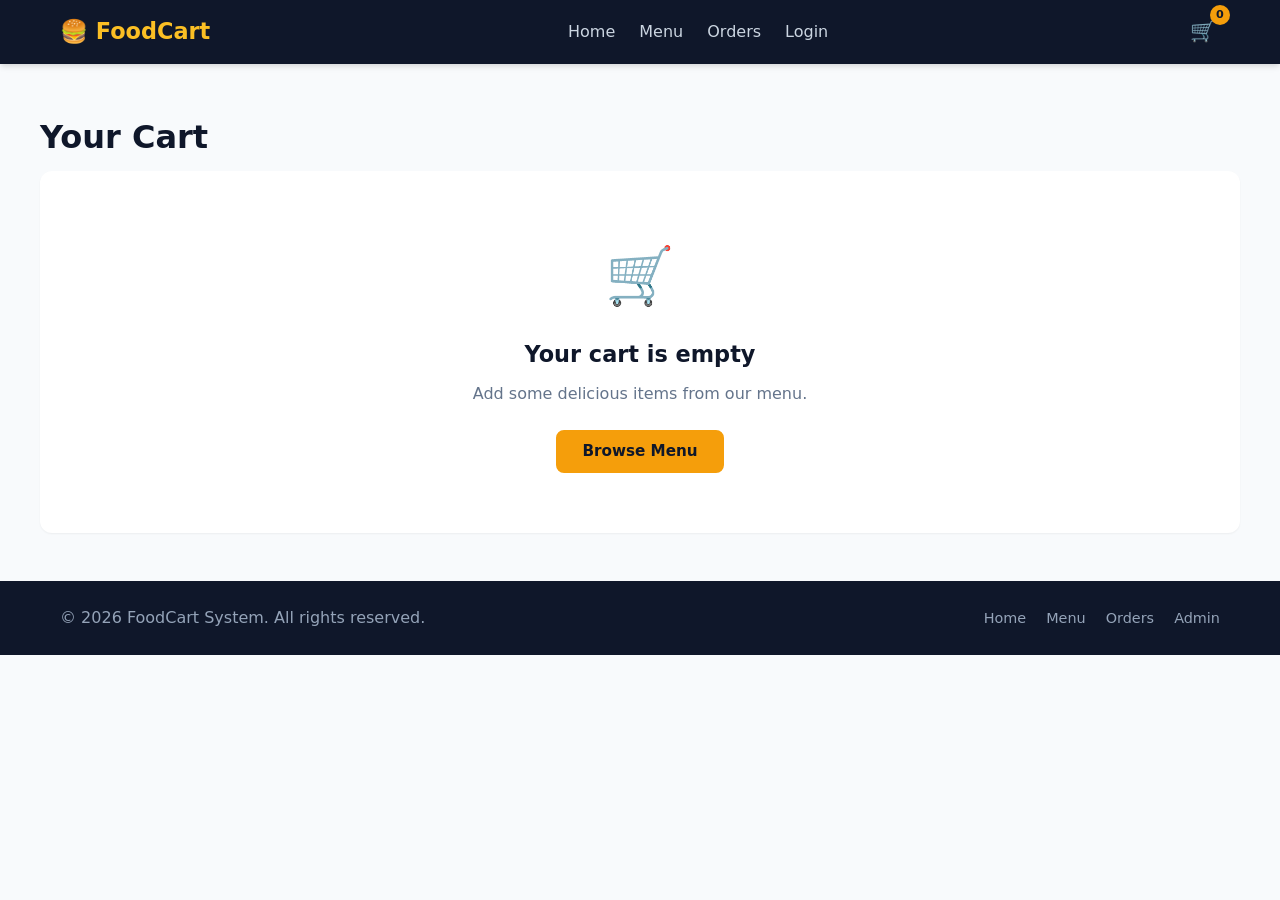
<file: fos/cart.html>
<!-- cart.html -->
<!DOCTYPE html>
<html lang="en">
<head>
  <meta charset="UTF-8">
  <meta name="viewport" content="width=device-width, initial-scale=1.0">
  <title>Food Cart | Your Cart</title>
  <link rel="stylesheet" href="assets/css/style.css">
</head>
<body>
  <header class="site-header">
    <div class="container header-inner">
      <a href="index.html" class="logo">🍔 FoodCart</a>
      <nav class="main-nav">
        <a href="index.html">Home</a>
        <a href="menu.html">Menu</a>
        <a href="orders.html">Orders</a>
        <a href="login.html">Login</a>
      </nav>
      <div class="cart-icon-wrap">
        <a href="cart.html" class="cart-icon active">🛒 <span id="cartCount" class="cart-count">0</span></a>
      </div>
      <button class="mobile-toggle" id="mobileToggle">☰</button>
    </div>
  </header>

  <main class="container section">
    <h1 class="page-title">Your Cart</h1>

    <div class="cart-layout" id="cartLayout">
      <!-- Cart items -->
      <div class="cart-items" id="cartItems"></div>
      <!-- Summary -->
      <div class="cart-summary" id="cartSummary">
        <h3>Order Summary</h3>
        <div class="summary-row"><span>Subtotal</span><span id="subtotal">$0.00</span></div>
        <div class="summary-row"><span>Delivery Fee</span><span id="deliveryFee">$2.99</span></div>
        <div class="summary-row total"><span>Total</span><span id="grandTotal">$0.00</span></div>
        <a href="checkout.html" class="btn btn-primary btn-block" id="checkoutBtn">Proceed to Checkout</a>
        <a href="menu.html" class="btn btn-outline btn-block">Continue Shopping</a>
      </div>
    </div>

    <!-- Empty State -->
    <div id="emptyCart" class="empty-state" style="display:none;">
      <span class="empty-icon">🛒</span>
      <h2>Your cart is empty</h2>
      <p>Add some delicious items from our menu.</p>
      <a href="menu.html" class="btn btn-primary">Browse Menu</a>
    </div>
  </main>

  <footer class="site-footer">
    <div class="container footer-inner">
      <p>&copy; 2026 FoodCart System. All rights reserved.</p>
      <div class="footer-links">
        <a href="index.html">Home</a>
        <a href="menu.html">Menu</a>
        <a href="orders.html">Orders</a>
        <a href="login.html">Admin</a>
      </div>
    </div>
  </footer>

  <div id="toast" class="toast"></div>

  <script src="data/seed-data.js"></script>
  <script src="assets/js/app.js"></script>
  <script src="assets/js/cart.js"></script>
</body>
</html>
</file>
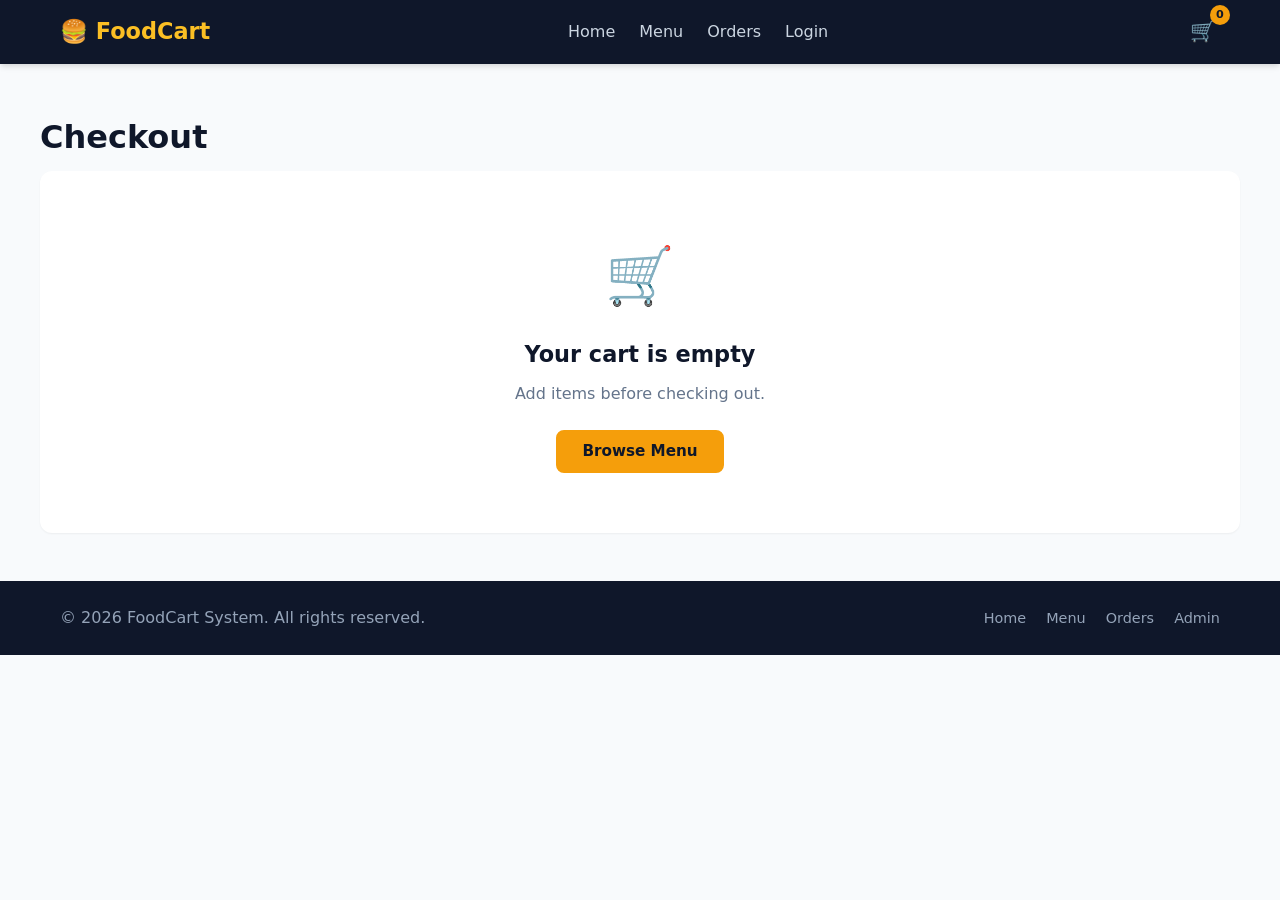
<file: fos/checkout.html>
<!-- checkout.html -->
<!DOCTYPE html>
<html lang="en">
<head>
  <meta charset="UTF-8">
  <meta name="viewport" content="width=device-width, initial-scale=1.0">
  <title>Food Cart | Checkout</title>
  <link rel="stylesheet" href="assets/css/style.css">
</head>
<body>
  <header class="site-header">
    <div class="container header-inner">
      <a href="index.html" class="logo">🍔 FoodCart</a>
      <nav class="main-nav">
        <a href="index.html">Home</a>
        <a href="menu.html">Menu</a>
        <a href="orders.html">Orders</a>
        <a href="login.html">Login</a>
      </nav>
      <div class="cart-icon-wrap">
        <a href="cart.html" class="cart-icon">🛒 <span id="cartCount" class="cart-count">0</span></a>
      </div>
      <button class="mobile-toggle" id="mobileToggle">☰</button>
    </div>
  </header>

  <main class="container section">
    <h1 class="page-title">Checkout</h1>

    <div class="checkout-layout" id="checkoutLayout">
      <!-- Form -->
      <div class="checkout-form-wrap">
        <form id="checkoutForm" novalidate>
          <h3>Delivery Information</h3>
          <div class="form-group">
            <label for="fullName">Full Name *</label>
            <input type="text" id="fullName" required placeholder="John Doe">
            <span class="error-msg" id="err-fullName"></span>
          </div>
          <div class="form-group">
            <label for="phone">Phone Number *</label>
            <input type="tel" id="phone" required placeholder="03001234567">
            <span class="error-msg" id="err-phone"></span>
          </div>
          <div class="form-group">
            <label for="email">Email</label>
            <input type="email" id="email" placeholder="john@example.com">
          </div>
          <div class="form-group">
            <label for="address">Delivery Address *</label>
            <input type="text" id="address" required placeholder="House 123, Street 4">
            <span class="error-msg" id="err-address"></span>
          </div>
          <div class="form-group">
            <label for="city">City/Area *</label>
            <input type="text" id="city" required placeholder="Karachi">
            <span class="error-msg" id="err-city"></span>
          </div>
          <h3>Payment Method</h3>
          <div class="payment-options">
            <label class="payment-option">
              <input type="radio" name="paymentMethod" value="Cash on Delivery" checked>
              <span>Cash on Delivery</span>
            </label>
            <label class="payment-option">
              <input type="radio" name="paymentMethod" value="Online Payment">
              <span>Online Payment (Demo)</span>
            </label>
          </div>
          <button type="submit" class="btn btn-primary btn-block" id="placeOrderBtn">Place Order</button>
        </form>
      </div>
      <!-- Summary -->
      <div class="checkout-summary">
        <h3>Order Summary</h3>
        <div id="checkoutItems"></div>
        <div class="summary-row"><span>Subtotal</span><span id="checkoutSubtotal">$0.00</span></div>
        <div class="summary-row"><span>Delivery Fee</span><span id="checkoutDelivery">$2.99</span></div>
        <div class="summary-row total"><span>Total</span><span id="checkoutTotal">$0.00</span></div>
      </div>
    </div>

    <!-- Empty State -->
    <div id="emptyCheckout" class="empty-state" style="display:none;">
      <span class="empty-icon">🛒</span>
      <h2>Your cart is empty</h2>
      <p>Add items before checking out.</p>
      <a href="menu.html" class="btn btn-primary">Browse Menu</a>
    </div>
  </main>

  <footer class="site-footer">
    <div class="container footer-inner">
      <p>&copy; 2026 FoodCart System. All rights reserved.</p>
      <div class="footer-links">
        <a href="index.html">Home</a>
        <a href="menu.html">Menu</a>
        <a href="orders.html">Orders</a>
        <a href="login.html">Admin</a>
      </div>
    </div>
  </footer>

  <div id="toast" class="toast"></div>

  <script src="data/seed-data.js"></script>
  <script src="assets/js/app.js"></script>
  <script src="assets/js/checkout.js"></script>
</body>
</html>
</file>
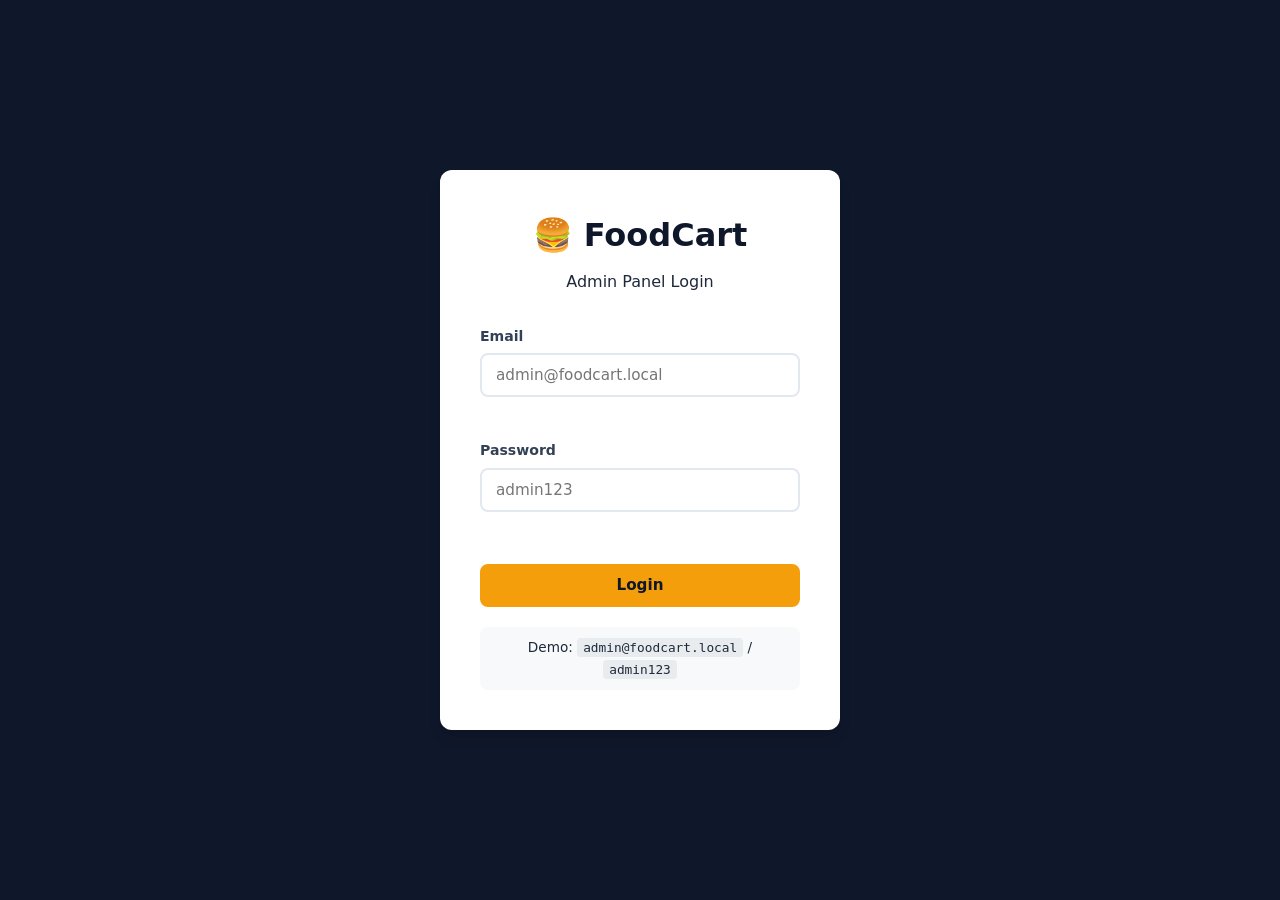
<file: fos/login.html>
<!-- login.html -->
<!DOCTYPE html>
<html lang="en">
<head>
  <meta charset="UTF-8">
  <meta name="viewport" content="width=device-width, initial-scale=1.0">
  <title>Food Cart | Admin Login</title>
  <link rel="stylesheet" href="assets/css/style.css">
  <style>
    .login-page {
      min-height: 100vh;
      display: flex;
      align-items: center;
      justify-content: center;
      background: var(--navy);
      padding: 20px;
    }
    .login-card {
      background: white;
      border-radius: var(--radius);
      padding: 40px;
      width: 100%;
      max-width: 400px;
      box-shadow: var(--shadow-lg);
    }
    .login-card h1 {
      text-align: center;
      color: var(--navy);
      margin-bottom: 8px;
    }
    .login-card p {
      text-align: center;
      color: var(--gray);
      margin-bottom: 30px;
    }
    .login-card .form-group {
      margin-bottom: 20px;
    }
    .login-card .btn {
      width: 100%;
      margin-top: 10px;
    }
    .login-hint {
      text-align: center;
      margin-top: 20px;
      font-size: 0.85rem;
      color: var(--gray);
      background: #f8f9fa;
      padding: 10px;
      border-radius: 8px;
    }
    .login-hint code {
      background: #e9ecef;
      padding: 2px 6px;
      border-radius: 4px;
      font-size: 0.8rem;
    }
  </style>
</head>
<body>
  <div class="login-page">
    <div class="login-card">
      <h1>🍔 FoodCart</h1>
      <p>Admin Panel Login</p>
      <form id="loginForm" novalidate>
        <div class="form-group">
          <label for="loginEmail">Email</label>
          <input type="email" id="loginEmail" placeholder="admin@foodcart.local" required>
          <span class="error-msg" id="err-loginEmail"></span>
        </div>
        <div class="form-group">
          <label for="loginPassword">Password</label>
          <input type="password" id="loginPassword" placeholder="admin123" required>
          <span class="error-msg" id="err-loginPassword"></span>
        </div>
        <button type="submit" class="btn btn-primary">Login</button>
      </form>
      <div class="login-hint">
        Demo: <code>admin@foodcart.local</code> / <code>admin123</code>
      </div>
    </div>
  </div>

  <div id="toast" class="toast"></div>

  <script src="data/seed-data.js"></script>
  <script src="assets/js/app.js"></script>
  <script>
    document.addEventListener('DOMContentLoaded', () => {
      // If already logged in, redirect
      if (localStorage.getItem('fc_admin_logged_in') === 'true') {
        window.location.href = 'admin/dashboard.html';
        return;
      }

      const form = document.getElementById('loginForm');
      form.addEventListener('submit', (e) => {
        e.preventDefault();
        const email = document.getElementById('loginEmail').value.trim();
        const password = document.getElementById('loginPassword').value.trim();

        let valid = true;
        document.querySelectorAll('.error-msg').forEach(el => el.textContent = '');

        if (!email) {
          document.getElementById('err-loginEmail').textContent = 'Email is required';
          valid = false;
        }
        if (!password) {
          document.getElementById('err-loginPassword').textContent = 'Password is required';
          valid = false;
        }

        if (!valid) return;

        if (email === 'admin@foodcart.local' && password === 'admin123') {
          localStorage.setItem('fc_admin_logged_in', 'true');
          showToast('Login successful! Redirecting...', 'success');
          setTimeout(() => {
            window.location.href = 'admin/dashboard.html';
          }, 800);
        } else {
          showToast('Invalid email or password', 'error');
        }
      });
    });
  </script>
</body>
</html>
</file>
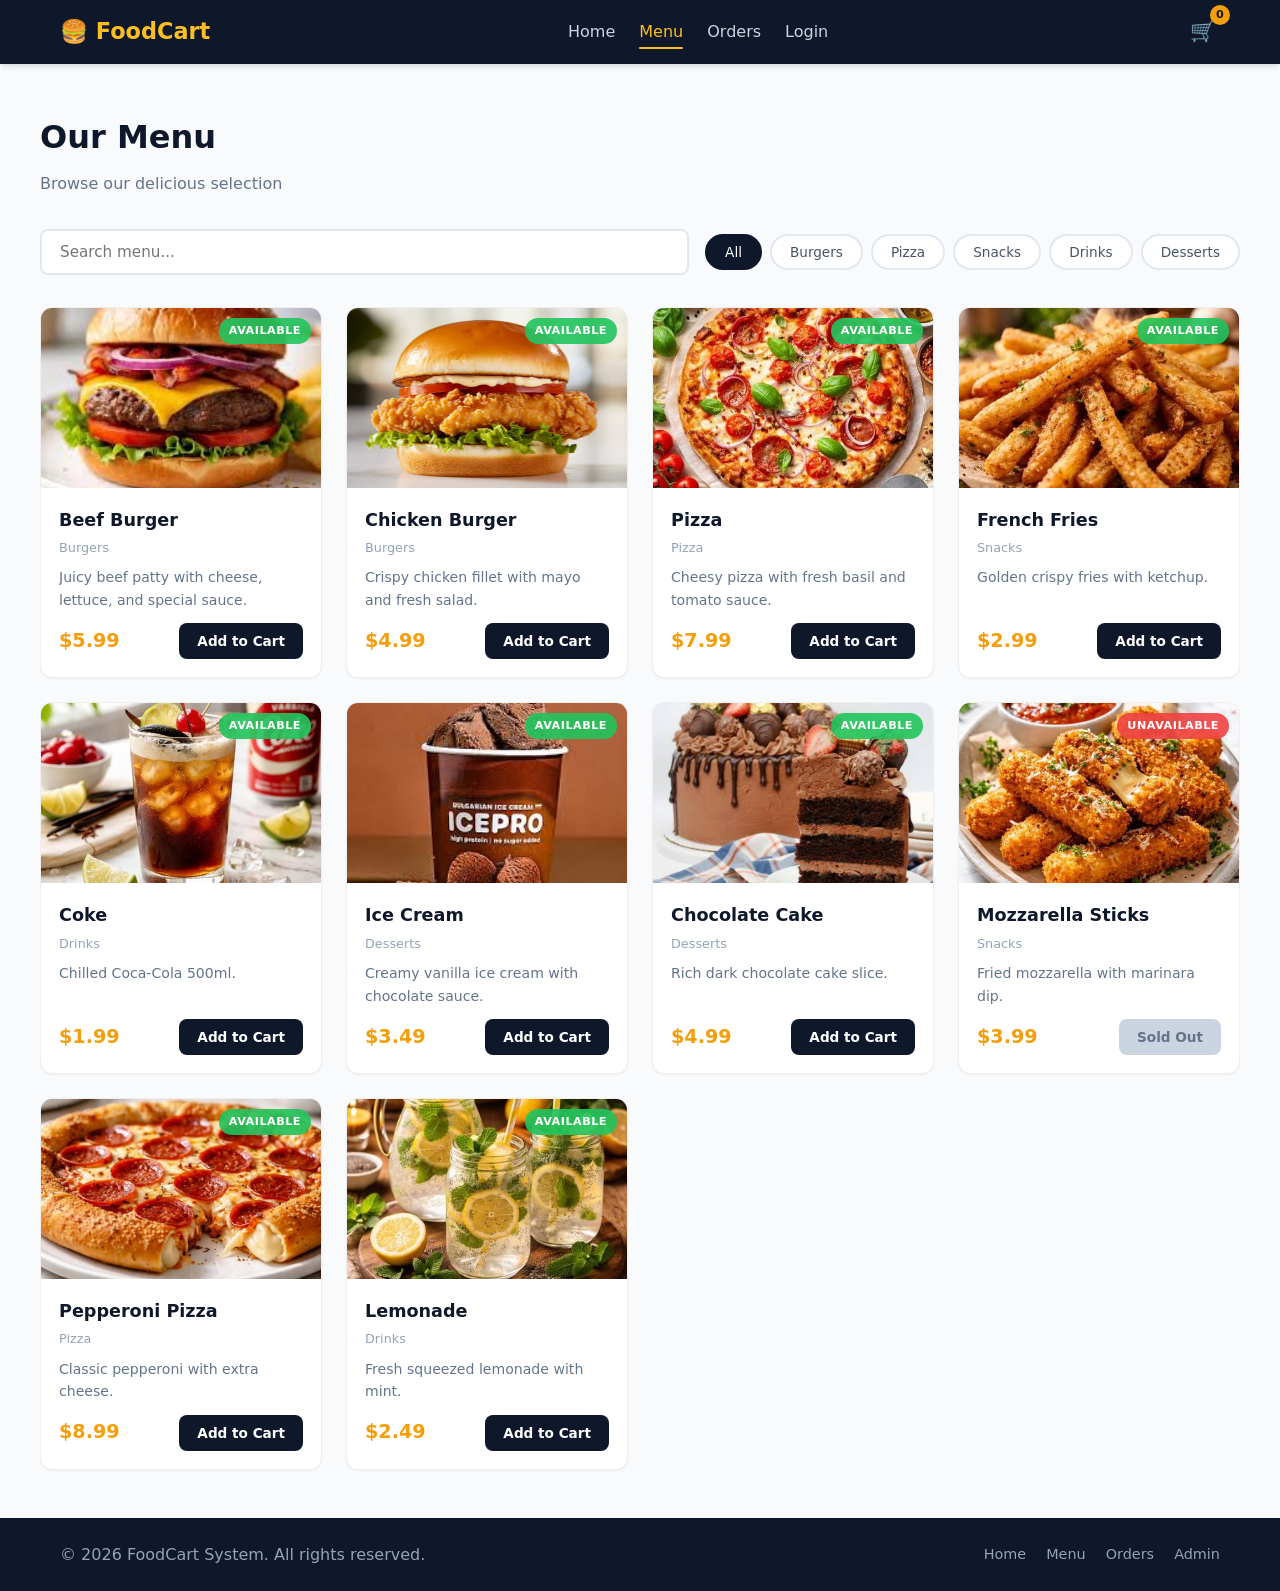
<file: fos/menu.html>
<!-- menu.html -->
<!DOCTYPE html>
<html lang="en">
<head>
  <meta charset="UTF-8">
  <meta name="viewport" content="width=device-width, initial-scale=1.0">
  <title>Food Cart | Menu</title>
  <link rel="stylesheet" href="assets/css/style.css">
</head>
<body>
  <header class="site-header">
    <div class="container header-inner">
      <a href="index.html" class="logo">🍔 FoodCart</a>
      <nav class="main-nav">
        <a href="index.html">Home</a>
        <a href="menu.html" class="active">Menu</a>
        <a href="orders.html">Orders</a>
        <a href="login.html">Login</a>
      </nav>
      <div class="cart-icon-wrap">
        <a href="cart.html" class="cart-icon">🛒 <span id="cartCount" class="cart-count">0</span></a>
      </div>
      <button class="mobile-toggle" id="mobileToggle">☰</button>
    </div>
  </header>

  <main class="container section">
    <h1 class="page-title">Our Menu</h1>
    <p class="page-subtitle">Browse our delicious selection</p>

    <!-- Search & Filters -->
    <div class="menu-controls">
      <div class="search-wrap">
        <input type="text" id="searchInput" placeholder="Search menu..." class="search-input">
      </div>
      <div class="category-filters" id="categoryFilters">
        <button class="filter-btn active" data-category="all">All</button>
        <button class="filter-btn" data-category="Burgers">Burgers</button>
        <button class="filter-btn" data-category="Pizza">Pizza</button>
        <button class="filter-btn" data-category="Snacks">Snacks</button>
        <button class="filter-btn" data-category="Drinks">Drinks</button>
        <button class="filter-btn" data-category="Desserts">Desserts</button>
      </div>
    </div>

    <!-- Food Grid -->
    <div class="food-grid" id="foodGrid">
      <!-- Populated by JS -->
    </div>
    <div id="emptyMenu" class="empty-state" style="display:none;">
      <span class="empty-icon">🍽️</span>
      <p>No items match your search.</p>
    </div>
  </main>

  <footer class="site-footer">
    <div class="container footer-inner">
      <p>&copy; 2026 FoodCart System. All rights reserved.</p>
      <div class="footer-links">
        <a href="index.html">Home</a>
        <a href="menu.html">Menu</a>
        <a href="orders.html">Orders</a>
        <a href="login.html">Admin</a>
      </div>
    </div>
  </footer>

  <div id="toast" class="toast"></div>

  <script src="data/seed-data.js"></script>
  <script src="assets/js/app.js"></script>
  <script>
    document.addEventListener('DOMContentLoaded', () => {
      const menuItems = getMenuItems();
      let currentCategory = 'all';
      let searchTerm = '';

      // Check URL params for category
      const urlParams = new URLSearchParams(window.location.search);
      const catParam = urlParams.get('category');
      if (catParam) {
        currentCategory = catParam;
        document.querySelectorAll('.filter-btn').forEach(btn => {
          btn.classList.toggle('active', btn.dataset.category === catParam);
        });
      }

      function renderMenu() {
        const filtered = menuItems.filter(item => {
          const matchCat = currentCategory === 'all' || item.category === currentCategory;
          const matchSearch = item.name.toLowerCase().includes(searchTerm.toLowerCase()) ||
                              item.description.toLowerCase().includes(searchTerm.toLowerCase());
          return matchCat && matchSearch;
        });

        const grid = document.getElementById('foodGrid');
        const empty = document.getElementById('emptyMenu');

        if (filtered.length === 0) {
          grid.innerHTML = '';
          empty.style.display = 'block';
        } else {
          empty.style.display = 'none';
          grid.innerHTML = filtered.map(item => createFoodCard(item)).join('');
        }

        // Re-attach events
        document.querySelectorAll('.add-to-cart-btn').forEach(btn => {
          btn.addEventListener('click', (e) => {
            e.preventDefault();
            const id = parseInt(btn.dataset.id);
            addToCart(id);
          });
        });
      }

      // Search
      document.getElementById('searchInput').addEventListener('input', (e) => {
        searchTerm = e.target.value;
        renderMenu();
      });

      // Category filters
      document.querySelectorAll('.filter-btn').forEach(btn => {
        btn.addEventListener('click', () => {
          document.querySelectorAll('.filter-btn').forEach(b => b.classList.remove('active'));
          btn.classList.add('active');
          currentCategory = btn.dataset.category;
          renderMenu();
        });
      });

      // Initial render
      renderMenu();
      updateCartCount();
    });
  </script>
</body>
</html>
</file>
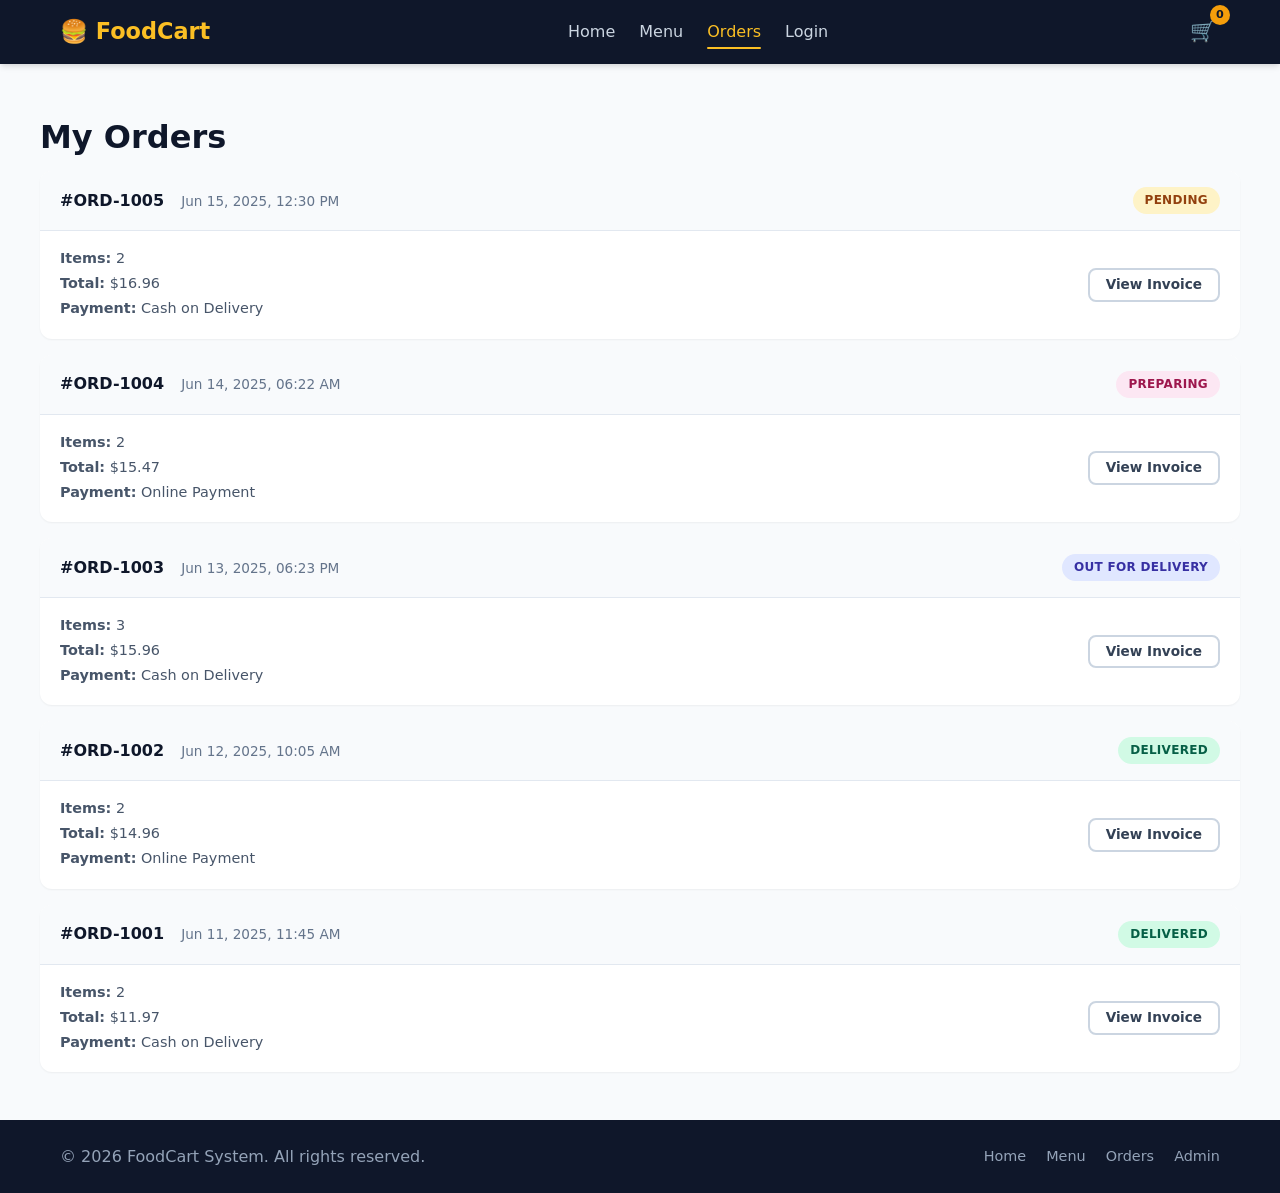
<file: fos/orders.html>
<!-- orders.html -->
<!DOCTYPE html>
<html lang="en">
<head>
  <meta charset="UTF-8">
  <meta name="viewport" content="width=device-width, initial-scale=1.0">
  <title>Food Cart | My Orders</title>
  <link rel="stylesheet" href="assets/css/style.css">
</head>
<body>
  <header class="site-header">
    <div class="container header-inner">
      <a href="index.html" class="logo">🍔 FoodCart</a>
      <nav class="main-nav">
        <a href="index.html">Home</a>
        <a href="menu.html">Menu</a>
        <a href="orders.html" class="active">Orders</a>
        <a href="login.html">Login</a>
      </nav>
      <div class="cart-icon-wrap">
        <a href="cart.html" class="cart-icon">🛒 <span id="cartCount" class="cart-count">0</span></a>
      </div>
      <button class="mobile-toggle" id="mobileToggle">☰</button>
    </div>
  </header>

  <main class="container section">
    <h1 class="page-title">My Orders</h1>

    <div class="orders-list" id="ordersList">
      <!-- Populated by JS -->
    </div>

    <div id="emptyOrders" class="empty-state" style="display:none;">
      <span class="empty-icon">📦</span>
      <h2>No orders yet</h2>
      <p>Your order history will appear here.</p>
      <a href="menu.html" class="btn btn-primary">Start Ordering</a>
    </div>
  </main>

  <footer class="site-footer">
    <div class="container footer-inner">
      <p>&copy; 2026 FoodCart System. All rights reserved.</p>
      <div class="footer-links">
        <a href="index.html">Home</a>
        <a href="menu.html">Menu</a>
        <a href="orders.html">Orders</a>
        <a href="login.html">Admin</a>
      </div>
    </div>
  </footer>

  <div id="toast" class="toast"></div>

  <script src="data/seed-data.js"></script>
  <script src="assets/js/app.js"></script>
  <script>
    document.addEventListener('DOMContentLoaded', () => {
      const orders = getOrders();
      const list = document.getElementById('ordersList');
      const empty = document.getElementById('emptyOrders');

      if (orders.length === 0) {
        list.innerHTML = '';
        empty.style.display = 'block';
      } else {
        empty.style.display = 'none';
        // Sort by newest first
        const sorted = [...orders].sort((a, b) => new Date(b.createdAt) - new Date(a.createdAt));
        list.innerHTML = sorted.map(order => `
          <div class="order-card">
            <div class="order-header">
              <div>
                <span class="order-id">#${order.id}</span>
                <span class="order-date">${formatDate(order.createdAt)}</span>
              </div>
              <span class="status-badge status-${order.status.toLowerCase().replace(/\s+/g, '-')}">${order.status}</span>
            </div>
            <div class="order-body">
              <div class="order-info">
                <p><strong>Items:</strong> ${order.items.length}</p>
                <p><strong>Total:</strong> $${order.total.toFixed(2)}</p>
                <p><strong>Payment:</strong> ${order.paymentMethod}</p>
              </div>
              <a href="invoice.html?id=${order.id}" class="btn btn-outline btn-sm">View Invoice</a>
            </div>
          </div>
        `).join('');
      }

      updateCartCount();
    });

    function formatDate(iso) {
      const d = new Date(iso);
      return d.toLocaleDateString('en-US', { year: 'numeric', month: 'short', day: 'numeric', hour: '2-digit', minute: '2-digit' });
    }
  </script>
</body>
</html>
</file>
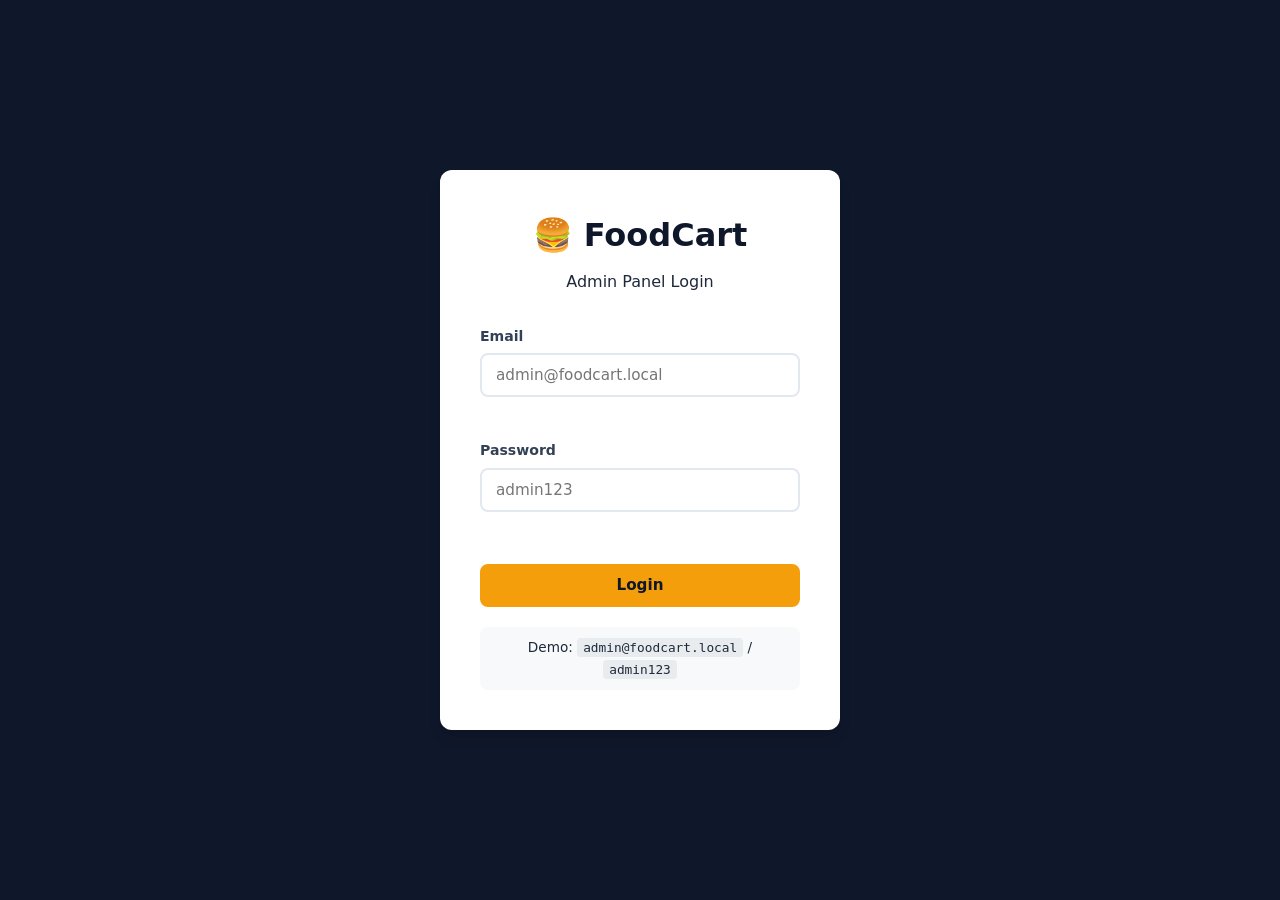
<file: fos/admin/dashboard.html>
<!-- admin/dashboard.html -->
<!DOCTYPE html>
<html lang="en">
<head>
  <meta charset="UTF-8">
  <meta name="viewport" content="width=device-width, initial-scale=1.0">
  <title>Food Cart | Admin Dashboard</title>
  <link rel="stylesheet" href="../assets/css/style.css">
  <link rel="stylesheet" href="../assets/css/admin.css">
</head>
<body class="admin-body">
  <!-- Sidebar -->
  <aside class="admin-sidebar" id="adminSidebar">
    <div class="sidebar-header">
      <a href="../index.html" class="logo">🍔 FoodCart</a>
      <button class="sidebar-close" id="sidebarClose">✕</button>
    </div>
    <nav class="sidebar-nav">
      <a href="dashboard.html" class="active">📊 Dashboard</a>
      <a href="menu.html">🍔 Menu Items</a>
      <a href="orders.html">📦 Orders</a>
      <a href="customers.html">👥 Customers</a>
      <a href="reports.html">📈 Reports</a>
      <a href="#" id="logoutBtn">🚪 Logout</a>
    </nav>
  </aside>

  <!-- Main Content -->
  <div class="admin-main">
    <header class="admin-header">
      <button class="sidebar-toggle" id="sidebarToggle">☰</button>
      <h1>Dashboard</h1>
      <div class="admin-header-right">
        <span class="admin-user">👤 Admin</span>
      </div>
    </header>

    <div class="admin-content">
      <!-- KPI Cards -->
      <div class="kpi-grid" id="kpiGrid">
        <!-- Populated by JS -->
      </div>

      <!-- Recent Orders -->
      <div class="admin-card">
        <div class="admin-card-header">
          <h2>Recent Orders</h2>
          <a href="orders.html" class="btn btn-outline btn-sm">View All</a>
        </div>
        <div class="table-responsive">
          <table class="admin-table" id="recentOrdersTable">
            <thead>
              <tr>
                <th>Order ID</th>
                <th>Customer</th>
                <th>Total</th>
                <th>Status</th>
                <th>Date</th>
              </tr>
            </thead>
            <tbody></tbody>
          </table>
        </div>
      </div>

      <!-- Top Selling Items -->
      <div class="admin-card">
        <div class="admin-card-header">
          <h2>Top Selling Items</h2>
        </div>
        <div class="table-responsive">
          <table class="admin-table" id="topItemsTable">
            <thead>
              <tr>
                <th>Item</th>
                <th>Category</th>
                <th>Orders</th>
                <th>Revenue</th>
              </tr>
            </thead>
            <tbody></tbody>
          </table>
        </div>
      </div>
    </div>
  </div>

  <!-- Overlay for mobile sidebar -->
  <div class="sidebar-overlay" id="sidebarOverlay"></div>

  <div id="toast" class="toast"></div>

  <script src="../data/seed-data.js"></script>
  <script src="../assets/js/app.js"></script>
  <script src="../assets/js/admin.js"></script>
  <script>
    document.addEventListener('DOMContentLoaded', () => {
      // Auth check
      if (localStorage.getItem('fc_admin_logged_in') !== 'true') {
        window.location.href = '../login.html';
        return;
      }

      // Sidebar toggle
      const sidebar = document.getElementById('adminSidebar');
      const overlay = document.getElementById('sidebarOverlay');
      const toggle = document.getElementById('sidebarToggle');
      const close = document.getElementById('sidebarClose');

      function openSidebar() {
        sidebar.classList.add('open');
        overlay.classList.add('active');
      }
      function closeSidebar() {
        sidebar.classList.remove('open');
        overlay.classList.remove('active');
      }

      toggle.addEventListener('click', openSidebar);
      close.addEventListener('click', closeSidebar);
      overlay.addEventListener('click', closeSidebar);

      // Logout
      document.getElementById('logoutBtn').addEventListener('click', (e) => {
        e.preventDefault();
        if (confirm('Are you sure you want to logout?')) {
          localStorage.removeItem('fc_admin_logged_in');
          window.location.href = '../login.html';
        }
      });

      // Load Dashboard Data
      loadDashboard();

      function loadDashboard() {
        const orders = getOrders();
        const menuItems = getMenuItems();

        // KPIs
        const totalOrders = orders.length;
        const pendingOrders = orders.filter(o => o.status === 'Pending' || o.status === 'Confirmed' || o.status === 'Preparing').length;
        const totalRevenue = orders.reduce((sum, o) => sum + o.total, 0);
        const totalMenuItems = menuItems.length;

        document.getElementById('kpiGrid').innerHTML = `
          <div class="kpi-card kpi-blue">
            <div class="kpi-icon">📦</div>
            <div class="kpi-info">
              <span class="kpi-value">${totalOrders}</span>
              <span class="kpi-label">Total Orders</span>
            </div>
          </div>
          <div class="kpi-card kpi-orange">
            <div class="kpi-icon">⏳</div>
            <div class="kpi-info">
              <span class="kpi-value">${pendingOrders}</span>
              <span class="kpi-label">Pending Orders</span>
            </div>
          </div>
          <div class="kpi-card kpi-green">
            <div class="kpi-icon">💰</div>
            <div class="kpi-info">
              <span class="kpi-value">$${totalRevenue.toFixed(2)}</span>
              <span class="kpi-label">Total Revenue</span>
            </div>
          </div>
          <div class="kpi-card kpi-purple">
            <div class="kpi-icon">🍔</div>
            <div class="kpi-info">
              <span class="kpi-value">${totalMenuItems}</span>
              <span class="kpi-label">Menu Items</span>
            </div>
          </div>
        `;

        // Recent Orders
        const recent = [...orders].sort((a, b) => new Date(b.createdAt) - new Date(a.createdAt)).slice(0, 5);
        const tbody = document.querySelector('#recentOrdersTable tbody');
        if (recent.length === 0) {
          tbody.innerHTML = '<tr><td colspan="5" class="text-center">No orders yet</td></tr>';
        } else {
          tbody.innerHTML = recent.map(o => `
            <tr>
              <td>#${o.id}</td>
              <td>${o.customer.name}</td>
              <td>$${o.total.toFixed(2)}</td>
              <td><span class="status-badge status-${o.status.toLowerCase().replace(/\s+/g, '-')}">${o.status}</span></td>
              <td>${new Date(o.createdAt).toLocaleDateString()}</td>
            </tr>
          `).join('');
        }

        // Top Selling Items
        const itemCounts = {};
        orders.forEach(o => {
          o.items.forEach(item => {
            if (!itemCounts[item.name]) {
              itemCounts[item.name] = { name: item.name, category: item.category || 'N/A', count: 0, revenue: 0 };
            }
            itemCounts[item.name].count += item.quantity;
            itemCounts[item.name].revenue += item.price * item.quantity;
          });
        });
        const topItems = Object.values(itemCounts).sort((a, b) => b.count - a.count).slice(0, 5);
        const topTbody = document.querySelector('#topItemsTable tbody');
        if (topItems.length === 0) {
          topTbody.innerHTML = '<tr><td colspan="4" class="text-center">No sales data yet</td></tr>';
        } else {
          topTbody.innerHTML = topItems.map(item => `
            <tr>
              <td>${item.name}</td>
              <td>${item.category}</td>
              <td>${item.count}</td>
              <td>$${item.revenue.toFixed(2)}</td>
            </tr>
          `).join('');
        }
      }
    });
  </script>
</body>
</html>
</file>
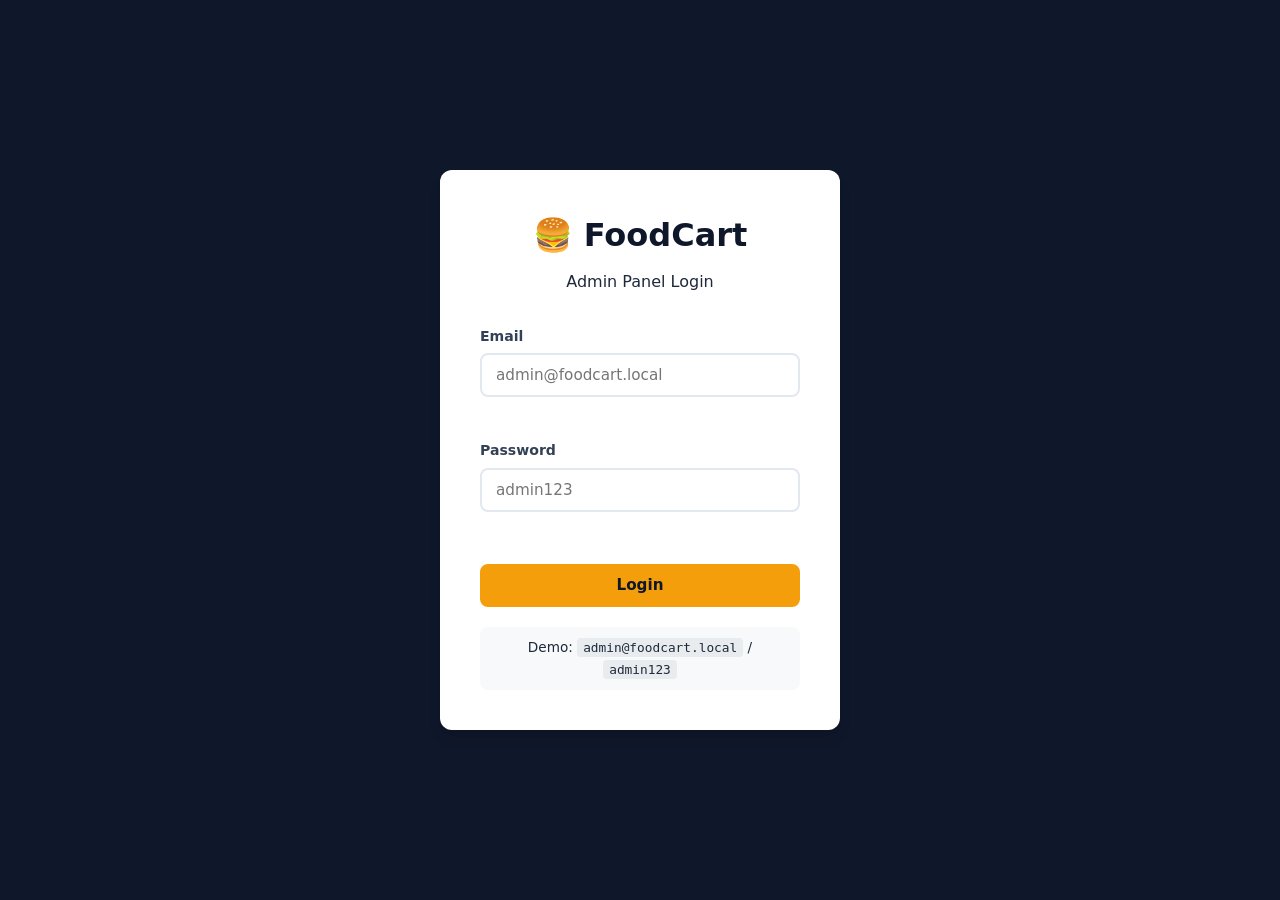
<file: fos/admin/menu.html>
<!-- admin/menu.html -->
<!DOCTYPE html>
<html lang="en">
<head>
  <meta charset="UTF-8">
  <meta name="viewport" content="width=device-width, initial-scale=1.0">
  <title>Food Cart | Admin Menu</title>
  <link rel="stylesheet" href="../assets/css/style.css">
  <link rel="stylesheet" href="../assets/css/admin.css">
</head>
<body class="admin-body">
  <aside class="admin-sidebar" id="adminSidebar">
    <div class="sidebar-header">
      <a href="../index.html" class="logo">🍔 FoodCart</a>
      <button class="sidebar-close" id="sidebarClose">✕</button>
    </div>
    <nav class="sidebar-nav">
      <a href="dashboard.html">📊 Dashboard</a>
      <a href="menu.html" class="active">🍔 Menu Items</a>
      <a href="orders.html">📦 Orders</a>
      <a href="customers.html">👥 Customers</a>
      <a href="reports.html">📈 Reports</a>
      <a href="#" id="logoutBtn">🚪 Logout</a>
    </nav>
  </aside>

  <div class="admin-main">
    <header class="admin-header">
      <button class="sidebar-toggle" id="sidebarToggle">☰</button>
      <h1>Menu Management</h1>
      <button class="btn btn-primary btn-sm" id="addItemBtn">+ Add New Item</button>
    </header>

    <div class="admin-content">
      <div class="admin-card">
        <div class="admin-card-header">
          <div class="admin-search-wrap">
            <input type="text" id="adminMenuSearch" placeholder="Search items..." class="search-input">
          </div>
          <div class="admin-filters">
            <select id="adminCategoryFilter" class="form-select">
              <option value="all">All Categories</option>
              <option value="Burgers">Burgers</option>
              <option value="Pizza">Pizza</option>
              <option value="Snacks">Snacks</option>
              <option value="Drinks">Drinks</option>
              <option value="Desserts">Desserts</option>
            </select>
          </div>
        </div>
        <div class="table-responsive">
          <table class="admin-table" id="menuTable">
            <thead>
              <tr>
                <th>Image</th>
                <th>Name</th>
                <th>Category</th>
                <th>Price</th>
                <th>Status</th>
                <th>Actions</th>
              </tr>
            </thead>
            <tbody></tbody>
          </table>
        </div>
      </div>
    </div>
  </div>

  <div class="sidebar-overlay" id="sidebarOverlay"></div>

  <!-- Modal -->
  <div class="modal-overlay" id="itemModal">
    <div class="modal">
      <div class="modal-header">
        <h2 id="modalTitle">Add New Item</h2>
        <button class="modal-close" id="modalClose">✕</button>
      </div>
      <form id="itemForm" class="modal-body">
        <input type="hidden" id="editItemId">
        <div class="form-group">
          <label for="itemName">Item Name *</label>
          <input type="text" id="itemName" required>
        </div>
        <div class="form-group">
          <label for="itemCategory">Category *</label>
          <select id="itemCategory" required>
            <option value="">Select...</option>
            <option value="Burgers">Burgers</option>
            <option value="Pizza">Pizza</option>
            <option value="Snacks">Snacks</option>
            <option value="Drinks">Drinks</option>
            <option value="Desserts">Desserts</option>
          </select>
        </div>
        <div class="form-group">
          <label for="itemPrice">Price ($) *</label>
          <input type="number" id="itemPrice" step="0.01" min="0" required>
        </div>
        <div class="form-group">
          <label for="itemDescription">Description</label>
          <textarea id="itemDescription" rows="3"></textarea>
        </div>
        <div class="form-group">
          <label class="checkbox-label">
            <input type="checkbox" id="itemAvailable" checked>
            <span>Available</span>
          </label>
        </div>
        <div class="modal-footer">
          <button type="button" class="btn btn-outline" id="modalCancel">Cancel</button>
          <button type="submit" class="btn btn-primary">Save Item</button>
        </div>
      </form>
    </div>
  </div>

  <!-- Delete Confirmation Modal -->
  <div class="modal-overlay" id="deleteModal">
    <div class="modal modal-sm">
      <div class="modal-header">
        <h2>Confirm Delete</h2>
        <button class="modal-close" id="deleteModalClose">✕</button>
      </div>
      <div class="modal-body">
        <p>Are you sure you want to delete <strong id="deleteItemName"></strong>?</p>
        <p class="text-muted">This action cannot be undone.</p>
      </div>
      <div class="modal-footer">
        <button type="button" class="btn btn-outline" id="deleteCancel">Cancel</button>
        <button type="button" class="btn btn-danger" id="deleteConfirm">Delete</button>
      </div>
    </div>
  </div>

  <div id="toast" class="toast"></div>

  <script src="../data/seed-data.js"></script>
  <script src="../assets/js/app.js"></script>
  <script src="../assets/js/admin.js"></script>
  <script>
    document.addEventListener('DOMContentLoaded', () => {
      // Auth check
      if (localStorage.getItem('fc_admin_logged_in') !== 'true') {
        window.location.href = '../login.html';
        return;
      }

      // Sidebar
      const sidebar = document.getElementById('adminSidebar');
      const overlay = document.getElementById('sidebarOverlay');
      const toggle = document.getElementById('sidebarToggle');
      const close = document.getElementById('sidebarClose');
      function openSidebar() { sidebar.classList.add('open'); overlay.classList.add('active'); }
      function closeSidebar() { sidebar.classList.remove('open'); overlay.classList.remove('active'); }
      toggle.addEventListener('click', openSidebar);
      close.addEventListener('click', closeSidebar);
      overlay.addEventListener('click', closeSidebar);

      document.getElementById('logoutBtn').addEventListener('click', (e) => {
        e.preventDefault();
        if (confirm('Logout?')) {
          localStorage.removeItem('fc_admin_logged_in');
          window.location.href = '../login.html';
        }
      });

      // Menu Management
      let menuItems = getMenuItems();
      let searchTerm = '';
      let categoryFilter = 'all';
      let deleteTargetId = null;

      const tableBody = document.querySelector('#menuTable tbody');
      const modal = document.getElementById('itemModal');
      const modalTitle = document.getElementById('modalTitle');
      const itemForm = document.getElementById('itemForm');
      const deleteModal = document.getElementById('deleteModal');

      function renderTable() {
        const filtered = menuItems.filter(item => {
          const matchSearch = item.name.toLowerCase().includes(searchTerm.toLowerCase());
          const matchCat = categoryFilter === 'all' || item.category === categoryFilter;
          return matchSearch && matchCat;
        });

        if (filtered.length === 0) {
          tableBody.innerHTML = '<tr><td colspan="6" class="text-center">No items found</td></tr>';
          return;
        }

        tableBody.innerHTML = filtered.map(item => `
          <tr>
            <td><div class="table-img-placeholder">${item.image ? '🍔' : '🍽️'}</div></td>
            <td>${item.name}</td>
            <td>${item.category}</td>
            <td>$${item.price.toFixed(2)}</td>
            <td>
              <label class="toggle-switch">
                <input type="checkbox" ${item.available ? 'checked' : ''} data-id="${item.id}" class="availability-toggle">
                <span class="toggle-slider"></span>
              </label>
            </td>
            <td class="actions-cell">
              <button class="btn-icon edit-btn" data-id="${item.id}" title="Edit">✏️</button>
              <button class="btn-icon delete-btn" data-id="${item.id}" title="Delete">🗑️</button>
            </td>
          </tr>
        `).join('');

        // Attach events
        document.querySelectorAll('.availability-toggle').forEach(toggle => {
          toggle.addEventListener('change', (e) => {
            const id = parseInt(e.target.dataset.id);
            const item = menuItems.find(i => i.id === id);
            if (item) {
              item.available = e.target.checked;
              saveMenuItems(menuItems);
              showToast('Availability updated', 'success');
            }
          });
        });

        document.querySelectorAll('.edit-btn').forEach(btn => {
          btn.addEventListener('click', () => {
            const id = parseInt(btn.dataset.id);
            openEditModal(id);
          });
        });

        document.querySelectorAll('.delete-btn').forEach(btn => {
          btn.addEventListener('click', () => {
            const id = parseInt(btn.dataset.id);
            const item = menuItems.find(i => i.id === id);
            if (item) {
              deleteTargetId = id;
              document.getElementById('deleteItemName').textContent = item.name;
              deleteModal.classList.add('active');
            }
          });
        });
      }

      function openAddModal() {
        modalTitle.textContent = 'Add New Item';
        document.getElementById('editItemId').value = '';
        itemForm.reset();
        document.getElementById('itemAvailable').checked = true;
        modal.classList.add('active');
      }

      function openEditModal(id) {
        const item = menuItems.find(i => i.id === id);
        if (!item) return;
        modalTitle.textContent = 'Edit Item';
        document.getElementById('editItemId').value = item.id;
        document.getElementById('itemName').value = item.name;
        document.getElementById('itemCategory').value = item.category;
        document.getElementById('itemPrice').value = item.price;
        document.getElementById('itemDescription').value = item.description;
        document.getElementById('itemAvailable').checked = item.available;
        modal.classList.add('active');
      }

      // Add item button
      document.getElementById('addItemBtn').addEventListener('click', openAddModal);

      // Modal close
      document.getElementById('modalClose').addEventListener('click', () => modal.classList.remove('active'));
      document.getElementById('modalCancel').addEventListener('click', () => modal.classList.remove('active'));

      // Form submit
      itemForm.addEventListener('submit', (e) => {
        e.preventDefault();
        const editId = document.getElementById('editItemId').value;
        const name = document.getElementById('itemName').value.trim();
        const category = document.getElementById('itemCategory').value;
        const price = parseFloat(document.getElementById('itemPrice').value);
        const description = document.getElementById('itemDescription').value.trim();
        const available = document.getElementById('itemAvailable').checked;

        if (!name || !category || isNaN(price) || price < 0) {
          showToast('Please fill all required fields correctly', 'error');
          return;
        }

        if (editId) {
          // Edit
          const id = parseInt(editId);
          const item = menuItems.find(i => i.id === id);
          if (item) {
            item.name = name;
            item.category = category;
            item.price = price;
            item.description = description;
            item.available = available;
          }
          showToast('Item updated successfully', 'success');
        } else {
          // Add
          const newId = menuItems.length > 0 ? Math.max(...menuItems.map(i => i.id)) + 1 : 1;
          menuItems.push({
            id: newId,
            name,
            category,
            price,
            image: 'assets/images/placeholder.jpg',
            description,
            available
          });
          showToast('Item added successfully', 'success');
        }

        saveMenuItems(menuItems);
        modal.classList.remove('active');
        renderTable();
      });

      // Delete
      document.getElementById('deleteModalClose').addEventListener('click', () => deleteModal.classList.remove('active'));
      document.getElementById('deleteCancel').addEventListener('click', () => deleteModal.classList.remove('active'));
      document.getElementById('deleteConfirm').addEventListener('click', () => {
        if (deleteTargetId) {
          menuItems = menuItems.filter(i => i.id !== deleteTargetId);
          saveMenuItems(menuItems);
          deleteModal.classList.remove('active');
          renderTable();
          showToast('Item deleted', 'success');
          deleteTargetId = null;
        }
      });

      // Search and filter
      document.getElementById('adminMenuSearch').addEventListener('input', (e) => {
        searchTerm = e.target.value;
        renderTable();
      });
      document.getElementById('adminCategoryFilter').addEventListener('change', (e) => {
        categoryFilter = e.target.value;
        renderTable();
      });

      // Initial render
      renderTable();
    });
  </script>
</body>
</html>
</file>
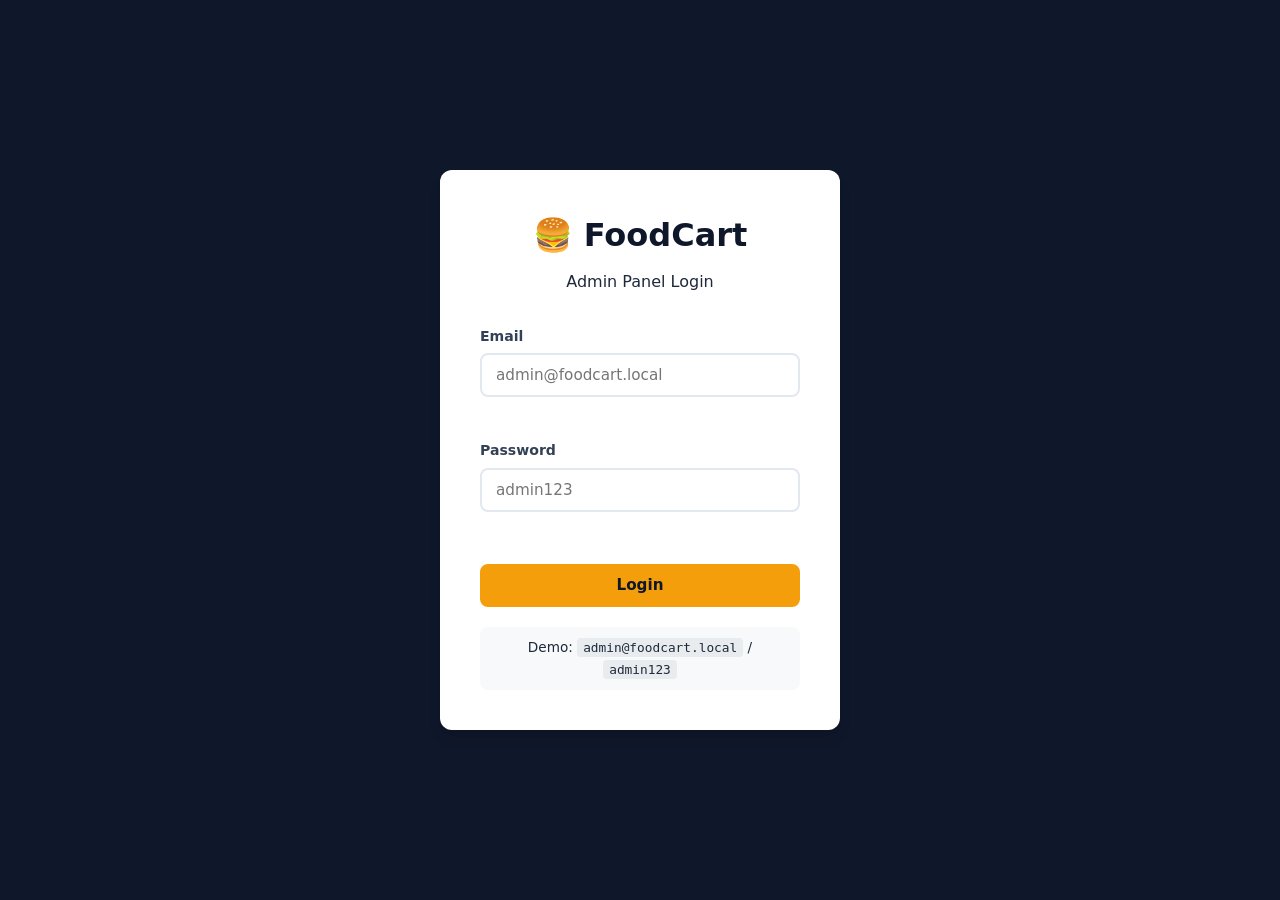
<file: fos/admin/orders.html>
<!-- admin/orders.html -->
<!DOCTYPE html>
<html lang="en">
<head>
  <meta charset="UTF-8">
  <meta name="viewport" content="width=device-width, initial-scale=1.0">
  <title>Food Cart | Admin Orders</title>
  <link rel="stylesheet" href="../assets/css/style.css">
  <link rel="stylesheet" href="../assets/css/admin.css">
</head>
<body class="admin-body">
  <aside class="admin-sidebar" id="adminSidebar">
    <div class="sidebar-header">
      <a href="../index.html" class="logo">🍔 FoodCart</a>
      <button class="sidebar-close" id="sidebarClose">✕</button>
    </div>
    <nav class="sidebar-nav">
      <a href="dashboard.html">📊 Dashboard</a>
      <a href="menu.html">🍔 Menu Items</a>
      <a href="orders.html" class="active">📦 Orders</a>
      <a href="customers.html">👥 Customers</a>
      <a href="reports.html">📈 Reports</a>
      <a href="#" id="logoutBtn">🚪 Logout</a>
    </nav>
  </aside>

  <div class="admin-main">
    <header class="admin-header">
      <button class="sidebar-toggle" id="sidebarToggle">☰</button>
      <h1>Order Management</h1>
    </header>

    <div class="admin-content">
      <div class="admin-card">
        <div class="admin-card-header">
          <div class="admin-search-wrap">
            <input type="text" id="orderSearch" placeholder="Search order ID or customer..." class="search-input">
          </div>
          <div class="admin-filters">
            <select id="statusFilter" class="form-select">
              <option value="all">All Statuses</option>
              <option value="Pending">Pending</option>
              <option value="Confirmed">Confirmed</option>
              <option value="Preparing">Preparing</option>
              <option value="Out for Delivery">Out for Delivery</option>
              <option value="Delivered">Delivered</option>
              <option value="Cancelled">Cancelled</option>
            </select>
            <input type="date" id="dateFilter" class="form-input">
          </div>
        </div>
        <div class="table-responsive">
          <table class="admin-table" id="ordersTable">
            <thead>
              <tr>
                <th>Order ID</th>
                <th>Customer</th>
                <th>Items</th>
                <th>Total</th>
                <th>Status</th>
                <th>Date</th>
                <th>Actions</th>
              </tr>
            </thead>
            <tbody></tbody>
          </table>
        </div>
      </div>
    </div>
  </div>

  <div class="sidebar-overlay" id="sidebarOverlay"></div>

  <!-- Status Update Modal -->
  <div class="modal-overlay" id="statusModal">
    <div class="modal modal-sm">
      <div class="modal-header">
        <h2>Update Status</h2>
        <button class="modal-close" id="statusModalClose">✕</button>
      </div>
      <div class="modal-body">
        <p>Order ID: <strong id="statusOrderId"></strong></p>
        <div class="form-group">
          <label for="statusSelect">New Status</label>
          <select id="statusSelect" class="form-select">
            <option value="Pending">Pending</option>
            <option value="Confirmed">Confirmed</option>
            <option value="Preparing">Preparing</option>
            <option value="Out for Delivery">Out for Delivery</option>
            <option value="Delivered">Delivered</option>
            <option value="Cancelled">Cancelled</option>
          </select>
        </div>
      </div>
      <div class="modal-footer">
        <button type="button" class="btn btn-outline" id="statusCancel">Cancel</button>
        <button type="button" class="btn btn-primary" id="statusSave">Save</button>
      </div>
    </div>
  </div>

  <div id="toast" class="toast"></div>

  <script src="../data/seed-data.js"></script>
  <script src="../assets/js/app.js"></script>
  <script src="../assets/js/admin.js"></script>
  <script>
    document.addEventListener('DOMContentLoaded', () => {
      if (localStorage.getItem('fc_admin_logged_in') !== 'true') {
        window.location.href = '../login.html';
        return;
      }

      // Sidebar
      const sidebar = document.getElementById('adminSidebar');
      const overlay = document.getElementById('sidebarOverlay');
      const toggle = document.getElementById('sidebarToggle');
      const close = document.getElementById('sidebarClose');
      function openSidebar() { sidebar.classList.add('open'); overlay.classList.add('active'); }
      function closeSidebar() { sidebar.classList.remove('open'); overlay.classList.remove('active'); }
      toggle.addEventListener('click', openSidebar);
      close.addEventListener('click', closeSidebar);
      overlay.addEventListener('click', closeSidebar);

      document.getElementById('logoutBtn').addEventListener('click', (e) => {
        e.preventDefault();
        if (confirm('Logout?')) {
          localStorage.removeItem('fc_admin_logged_in');
          window.location.href = '../login.html';
        }
      });

      // Orders Management
      let orders = getOrders();
      let searchTerm = '';
      let statusFilter = 'all';
      let dateFilter = '';
      let currentOrderId = null;

      const tableBody = document.querySelector('#ordersTable tbody');
      const statusModal = document.getElementById('statusModal');
      const statusSelect = document.getElementById('statusSelect');
      const statusOrderId = document.getElementById('statusOrderId');

      function renderOrders() {
        const filtered = orders.filter(order => {
          const matchSearch = order.id.toLowerCase().includes(searchTerm.toLowerCase()) ||
                              order.customer.name.toLowerCase().includes(searchTerm.toLowerCase());
          const matchStatus = statusFilter === 'all' || order.status === statusFilter;
          const matchDate = !dateFilter || order.createdAt.startsWith(dateFilter);
          return matchSearch && matchStatus && matchDate;
        });

        if (filtered.length === 0) {
          tableBody.innerHTML = '<tr><td colspan="7" class="text-center">No orders found</td></tr>';
          return;
        }

        // Sort newest first
        const sorted = [...filtered].sort((a, b) => new Date(b.createdAt) - new Date(a.createdAt));

        tableBody.innerHTML = sorted.map(order => `
          <tr>
            <td>#${order.id}</td>
            <td>${order.customer.name}<br><small>${order.customer.phone}</small></td>
            <td>${order.items.length}</td>
            <td>$${order.total.toFixed(2)}</td>
            <td><span class="status-badge status-${order.status.toLowerCase().replace(/\s+/g, '-')}">${order.status}</span></td>
            <td>${new Date(order.createdAt).toLocaleDateString()}</td>
            <td class="actions-cell">
              <button class="btn-icon view-invoice-btn" data-id="${order.id}" title="View Invoice">📄</button>
              <button class="btn-icon update-status-btn" data-id="${order.id}" title="Update Status">🔄</button>
            </td>
          </tr>
        `).join('');

        // Attach events
        document.querySelectorAll('.view-invoice-btn').forEach(btn => {
          btn.addEventListener('click', () => {
            window.open(`../invoice.html?id=${btn.dataset.id}`, '_blank');
          });
        });

        document.querySelectorAll('.update-status-btn').forEach(btn => {
          btn.addEventListener('click', () => {
            const id = btn.dataset.id;
            const order = orders.find(o => o.id === id);
            if (order) {
              currentOrderId = id;
              statusOrderId.textContent = `#${id}`;
              statusSelect.value = order.status;
              statusModal.classList.add('active');
            }
          });
        });
      }

      // Status modal
      document.getElementById('statusModalClose').addEventListener('click', () => statusModal.classList.remove('active'));
      document.getElementById('statusCancel').addEventListener('click', () => statusModal.classList.remove('active'));
      document.getElementById('statusSave').addEventListener('click', () => {
        if (!currentOrderId) return;
        const order = orders.find(o => o.id === currentOrderId);
        if (order) {
          order.status = statusSelect.value;
          saveOrders(orders);
          showToast('Order status updated', 'success');
          statusModal.classList.remove('active');
          renderOrders();
        }
      });

      // Search and filters
      document.getElementById('orderSearch').addEventListener('input', (e) => {
        searchTerm = e.target.value;
        renderOrders();
      });
      document.getElementById('statusFilter').addEventListener('change', (e) => {
        statusFilter = e.target.value;
        renderOrders();
      });
      document.getElementById('dateFilter').addEventListener('change', (e) => {
        dateFilter = e.target.value;
        renderOrders();
      });

      // Initial render
      renderOrders();
    });
  </script>
</body>
</html>
</file>
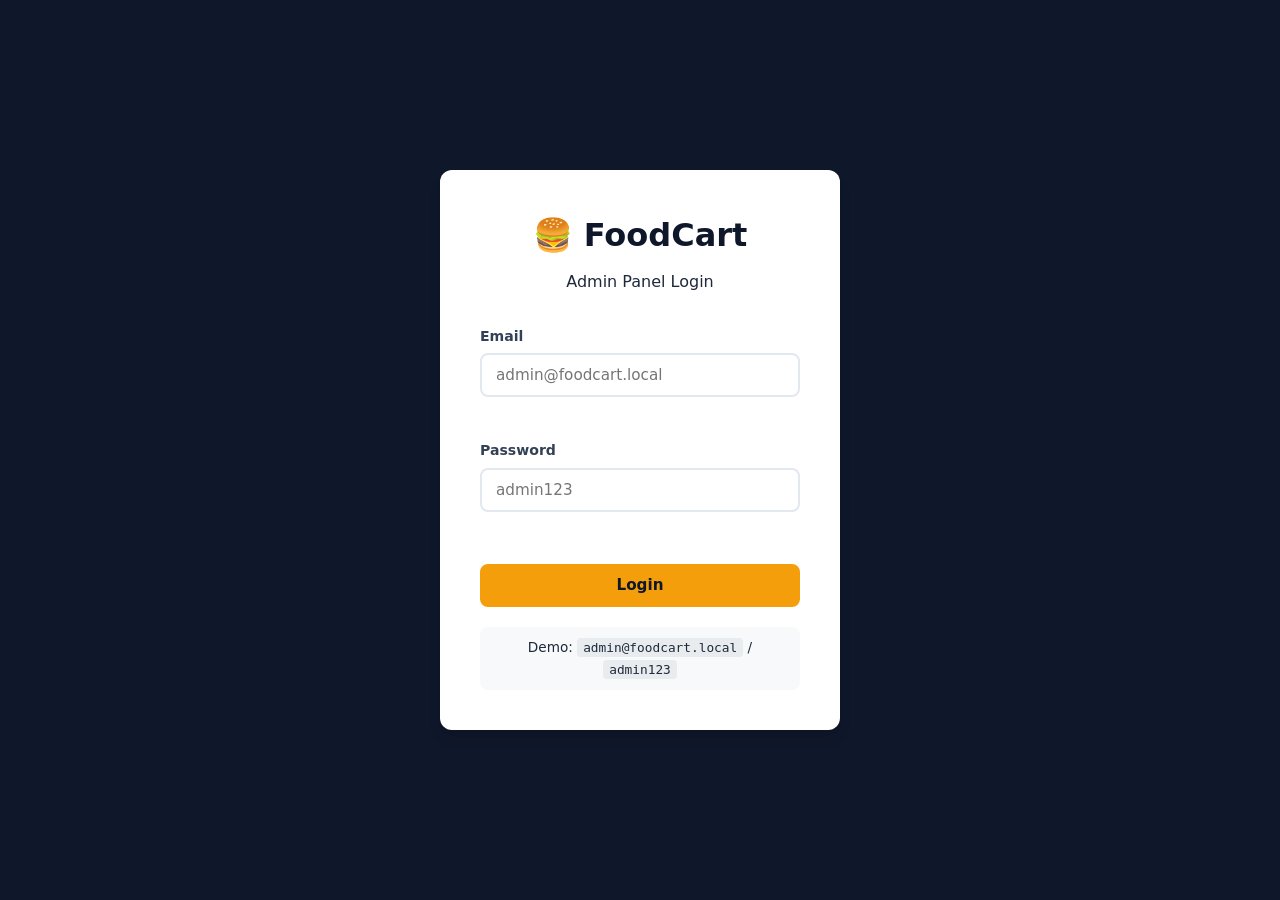
<file: fos/admin/reports.html>
<!-- admin/reports.html -->
<!DOCTYPE html>
<html lang="en">
<head>
  <meta charset="UTF-8">
  <meta name="viewport" content="width=device-width, initial-scale=1.0">
  <title>Food Cart | Admin Reports</title>
  <link rel="stylesheet" href="../assets/css/style.css">
  <link rel="stylesheet" href="../assets/css/admin.css">
</head>
<body class="admin-body">
  <aside class="admin-sidebar" id="adminSidebar">
    <div class="sidebar-header">
      <a href="../index.html" class="logo">🍔 FoodCart</a>
      <button class="sidebar-close" id="sidebarClose">✕</button>
    </div>
    <nav class="sidebar-nav">
      <a href="dashboard.html">📊 Dashboard</a>
      <a href="menu.html">🍔 Menu Items</a>
      <a href="orders.html">📦 Orders</a>
      <a href="customers.html">👥 Customers</a>
      <a href="reports.html" class="active">📈 Reports</a>
      <a href="#" id="logoutBtn">🚪 Logout</a>
    </nav>
  </aside>

  <div class="admin-main">
    <header class="admin-header">
      <button class="sidebar-toggle" id="sidebarToggle">☰</button>
      <h1>Reports</h1>
    </header>

    <div class="admin-content">
      <!-- KPI Cards -->
      <div class="kpi-grid" id="reportKpis">
        <!-- Populated by JS -->
      </div>

      <!-- Charts -->
      <div class="admin-card">
        <div class="admin-card-header">
          <h2>Sales by Category</h2>
        </div>
        <div class="chart-container" id="categoryChart">
          <!-- Populated by JS -->
        </div>
      </div>

      <div class="admin-card">
        <div class="admin-card-header">
          <h2>Order Status Distribution</h2>
        </div>
        <div class="chart-container" id="statusChart">
          <!-- Populated by JS -->
        </div>
      </div>

      <div class="admin-card">
        <div class="admin-card-header">
          <h2>Top Selling Items</h2>
        </div>
        <div class="table-responsive">
          <table class="admin-table" id="topItemsTable">
            <thead>
              <tr>
                <th>Item</th>
                <th>Category</th>
                <th>Units Sold</th>
                <th>Revenue</th>
              </tr>
            </thead>
            <tbody></tbody>
          </table>
        </div>
      </div>
    </div>
  </div>

  <div class="sidebar-overlay" id="sidebarOverlay"></div>

  <div id="toast" class="toast"></div>

  <script src="../data/seed-data.js"></script>
  <script src="../assets/js/app.js"></script>
  <script src="../assets/js/admin.js"></script>
  <script>
    document.addEventListener('DOMContentLoaded', () => {
      if (localStorage.getItem('fc_admin_logged_in') !== 'true') {
        window.location.href = '../login.html';
        return;
      }

      // Sidebar
      const sidebar = document.getElementById('adminSidebar');
      const overlay = document.getElementById('sidebarOverlay');
      const toggle = document.getElementById('sidebarToggle');
      const close = document.getElementById('sidebarClose');
      function openSidebar() { sidebar.classList.add('open'); overlay.classList.add('active'); }
      function closeSidebar() { sidebar.classList.remove('open'); overlay.classList.remove('active'); }
      toggle.addEventListener('click', openSidebar);
      close.addEventListener('click', closeSidebar);
      overlay.addEventListener('click', closeSidebar);

      document.getElementById('logoutBtn').addEventListener('click', (e) => {
        e.preventDefault();
        if (confirm('Logout?')) {
          localStorage.removeItem('fc_admin_logged_in');
          window.location.href = '../login.html';
        }
      });

      // Reports
      const orders = getOrders();

      // KPIs
      const totalRevenue = orders.reduce((sum, o) => sum + o.total, 0);
      const totalOrders = orders.length;
      const avgOrderValue = totalOrders > 0 ? totalRevenue / totalOrders : 0;
      const totalItemsSold = orders.reduce((sum, o) => sum + o.items.reduce((s, i) => s + i.quantity, 0), 0);

      document.getElementById('reportKpis').innerHTML = `
        <div class="kpi-card kpi-green">
          <div class="kpi-icon">💰</div>
          <div class="kpi-info">
            <span class="kpi-value">$${totalRevenue.toFixed(2)}</span>
            <span class="kpi-label">Total Revenue</span>
          </div>
        </div>
        <div class="kpi-card kpi-blue">
          <div class="kpi-icon">📦</div>
          <div class="kpi-info">
            <span class="kpi-value">${totalOrders}</span>
            <span class="kpi-label">Total Orders</span>
          </div>
        </div>
        <div class="kpi-card kpi-orange">
          <div class="kpi-icon">📊</div>
          <div class="kpi-info">
            <span class="kpi-value">$${avgOrderValue.toFixed(2)}</span>
            <span class="kpi-label">Avg Order Value</span>
          </div>
        </div>
        <div class="kpi-card kpi-purple">
          <div class="kpi-icon">🍔</div>
          <div class="kpi-info">
            <span class="kpi-value">${totalItemsSold}</span>
            <span class="kpi-label">Items Sold</span>
          </div>
        </div>
      `;

      // Sales by Category
      const categorySales = {};
      orders.forEach(o => {
        o.items.forEach(item => {
          const cat = item.category || 'Other';
          if (!categorySales[cat]) categorySales[cat] = 0;
          categorySales[cat] += item.price * item.quantity;
        });
      });

      const maxCatSale = Math.max(...Object.values(categorySales), 1);
      const catChart = document.getElementById('categoryChart');
      if (Object.keys(categorySales).length === 0) {
        catChart.innerHTML = '<p class="text-muted">No sales data yet.</p>';
      } else {
        catChart.innerHTML = Object.entries(categorySales).map(([cat, amount]) => `
          <div class="chart-bar-row">
            <span class="chart-label">${cat}</span>
            <div class="chart-bar-wrap">
              <div class="chart-bar" style="width: ${(amount / maxCatSale) * 100}%"></div>
            </div>
            <span class="chart-value">$${amount.toFixed(2)}</span>
          </div>
        `).join('');
      }

      // Order Status Distribution
      const statusCounts = {};
      orders.forEach(o => {
        statusCounts[o.status] = (statusCounts[o.status] || 0) + 1;
      });

      const maxStatusCount = Math.max(...Object.values(statusCounts), 1);
      const statusChart = document.getElementById('statusChart');
      if (Object.keys(statusCounts).length === 0) {
        statusChart.innerHTML = '<p class="text-muted">No order data yet.</p>';
      } else {
        statusChart.innerHTML = Object.entries(statusCounts).map(([status, count]) => `
          <div class="chart-bar-row">
            <span class="chart-label">${status}</span>
            <div class="chart-bar-wrap">
              <div class="chart-bar chart-bar-status" style="width: ${(count / maxStatusCount) * 100}%"></div>
            </div>
            <span class="chart-value">${count}</span>
          </div>
        `).join('');
      }

      // Top Selling Items
      const itemSales = {};
      orders.forEach(o => {
        o.items.forEach(item => {
          if (!itemSales[item.name]) {
            itemSales[item.name] = { name: item.name, category: item.category || 'Other', units: 0, revenue: 0 };
          }
          itemSales[item.name].units += item.quantity;
          itemSales[item.name].revenue += item.price * item.quantity;
        });
      });

      const topItems = Object.values(itemSales).sort((a, b) => b.units - a.units).slice(0, 10);
      const topTbody = document.querySelector('#topItemsTable tbody');
      if (topItems.length === 0) {
        topTbody.innerHTML = '<tr><td colspan="4" class="text-center">No sales data yet</td></tr>';
      } else {
        topTbody.innerHTML = topItems.map(item => `
          <tr>
            <td>${item.name}</td>
            <td>${item.category}</td>
            <td>${item.units}</td>
            <td>$${item.revenue.toFixed(2)}</td>
          </tr>
        `).join('');
      }
    });
  </script>
</body>
</html>
</file>
<file: fos/assets/css/style.css>
/* assets/css/style.css */
/* ===== CSS Variables ===== */
:root {
  --navy: #0f172a;
  --navy-light: #1e293b;
  --orange: #f59e0b;
  --orange-hover: #d97706;
  --yellow: #fbbf24;
  --white: #ffffff;
  --gray-50: #f8fafc;
  --gray-100: #f1f5f9;
  --gray-200: #e2e8f0;
  --gray-300: #cbd5e1;
  --gray-400: #94a3b8;
  --gray-500: #64748b;
  --gray-600: #475569;
  --gray-700: #334155;
  --gray-800: #1e293b;
  --gray-900: #0f172a;
  --success: #22c55e;
  --danger: #ef4444;
  --warning: #f59e0b;
  --info: #3b82f6;
  --radius: 12px;
  --radius-sm: 8px;
  --radius-lg: 16px;
  --shadow-sm: 0 1px 2px rgba(0,0,0,0.05);
  --shadow: 0 1px 3px rgba(0,0,0,0.1), 0 1px 2px rgba(0,0,0,0.06);
  --shadow-md: 0 4px 6px -1px rgba(0,0,0,0.1), 0 2px 4px -1px rgba(0,0,0,0.06);
  --shadow-lg: 0 10px 15px -3px rgba(0,0,0,0.1), 0 4px 6px -2px rgba(0,0,0,0.05);
  --font: 'Segoe UI', system-ui, -apple-system, sans-serif;
  --transition: 0.2s ease;
}

/* ===== Reset ===== */
*, *::before, *::after { box-sizing: border-box; margin: 0; padding: 0; }
html { scroll-behavior: smooth; }
body {
  font-family: var(--font);
  color: var(--gray-800);
  background: var(--gray-50);
  line-height: 1.6;
  min-height: 100vh;
}
img { max-width: 100%; display: block; }
a { color: inherit; text-decoration: none; }
button, input, select, textarea { font-family: inherit; font-size: inherit; }
button { cursor: pointer; border: none; background: none; }
ul { list-style: none; }

/* ===== Container ===== */
.container {
  width: 100%;
  max-width: 1200px;
  margin: 0 auto;
  padding: 0 20px;
}

/* ===== Header ===== */
.site-header {
  background: var(--navy);
  color: var(--white);
  position: sticky;
  top: 0;
  z-index: 100;
  box-shadow: var(--shadow-md);
}
.header-inner {
  display: flex;
  align-items: center;
  justify-content: space-between;
  height: 64px;
  gap: 20px;
}
.logo {
  font-size: 1.4rem;
  font-weight: 700;
  color: var(--yellow);
  white-space: nowrap;
}
.main-nav {
  display: flex;
  gap: 24px;
  align-items: center;
}
.main-nav a {
  color: var(--gray-300);
  font-weight: 500;
  transition: color var(--transition);
  position: relative;
}
.main-nav a:hover, .main-nav a.active {
  color: var(--yellow);
}
.main-nav a.active::after {
  content: '';
  position: absolute;
  bottom: -4px;
  left: 0;
  right: 0;
  height: 2px;
  background: var(--yellow);
  border-radius: 2px;
}
.cart-icon-wrap { position: relative; }
.cart-icon {
  font-size: 1.3rem;
  position: relative;
  display: inline-block;
  padding: 4px;
}
.cart-count {
  position: absolute;
  top: -6px;
  right: -10px;
  background: var(--orange);
  color: var(--navy);
  font-size: 0.7rem;
  font-weight: 700;
  width: 20px;
  height: 20px;
  border-radius: 50%;
  display: flex;
  align-items: center;
  justify-content: center;
}
.mobile-toggle {
  display: none;
  font-size: 1.5rem;
  color: var(--white);
  background: none;
  border: none;
}

/* ===== Buttons ===== */
.btn {
  display: inline-flex;
  align-items: center;
  justify-content: center;
  gap: 8px;
  padding: 12px 24px;
  border-radius: var(--radius-sm);
  font-weight: 600;
  font-size: 0.95rem;
  transition: all var(--transition);
  border: 2px solid transparent;
  line-height: 1;
  text-align: center;
}
.btn-primary {
  background: var(--orange);
  color: var(--navy);
  border-color: var(--orange);
}
.btn-primary:hover {
  background: var(--orange-hover);
  border-color: var(--orange-hover);
  transform: translateY(-1px);
  box-shadow: var(--shadow-md);
}
.btn-outline {
  background: transparent;
  color: var(--gray-700);
  border-color: var(--gray-300);
}
.btn-outline:hover {
  border-color: var(--orange);
  color: var(--orange);
  background: rgba(245, 158, 11, 0.05);
}
.btn-danger {
  background: var(--danger);
  color: white;
  border-color: var(--danger);
}
.btn-danger:hover {
  background: #dc2626;
  border-color: #dc2626;
}
.btn-block { width: 100%; }
.btn-sm { padding: 8px 16px; font-size: 0.85rem; }

/* ===== Sections ===== */
.section { padding: 48px 0; }
.section-title {
  font-size: 1.8rem;
  font-weight: 700;
  color: var(--navy);
  margin-bottom: 28px;
  text-align: center;
}
.page-title {
  font-size: 2rem;
  font-weight: 700;
  color: var(--navy);
  margin-bottom: 8px;
}
.page-subtitle {
  color: var(--gray-500);
  margin-bottom: 32px;
}

/* ===== Hero ===== */
.hero {
    background:
        linear-gradient(
            90deg,
            rgba(8, 18, 32, 0.95) 0%,
            rgba(8, 18, 32, 0.80) 45%,
            rgba(8, 18, 32, 0.30) 100%
        ),
        url('../images/hero-food.jpg');

    background-size: cover;
    background-position: center;
    background-repeat: no-repeat;

    color: var(--white);
    padding: 60px 0;
    overflow: hidden;
}
.hero-inner {
  display: grid;
  grid-template-columns: 1fr 1fr;
  gap: 40px;
  align-items: center;
}
.hero-content h1 {
  font-size: 3rem;
  line-height: 1.1;
  margin-bottom: 16px;
  color: var(--white);
}
.hero-content h1 br { display: none; }
.hero-content p {
  font-size: 1.1rem;
  color: var(--gray-300);
  margin-bottom: 28px;
}
.hero-image {
  border-radius: var(--radius-lg);
  overflow: hidden;
  box-shadow: var(--shadow-lg);
}
.hero-image img {
  width: 100%;
  height: 300px;
  object-fit: cover;
}

/* ===== Category Grid ===== */
.category-grid {
  display: grid;
  grid-template-columns: repeat(auto-fit, minmax(140px, 1fr));
  gap: 16px;
}
.category-card {
  background: var(--white);
  border-radius: var(--radius);
  padding: 24px 16px;
  text-align: center;
  box-shadow: var(--shadow-sm);
  transition: all var(--transition);
  border: 2px solid transparent;
  display: flex;
  flex-direction: column;
  align-items: center;
  gap: 10px;
}
.category-card:hover {
  border-color: var(--orange);
  transform: translateY(-4px);
  box-shadow: var(--shadow-md);
}
.category-icon { font-size: 2.2rem; }
.category-name { font-weight: 600; color: var(--navy); font-size: 0.95rem; }

/* ===== Food Grid ===== */
.food-grid {
  display: grid;
  grid-template-columns: repeat(auto-fill, minmax(260px, 1fr));
  gap: 24px;
}
.food-card {
  background: var(--white);
  border-radius: var(--radius);
  border: 1px solid #efefef;
  overflow: hidden;
  box-shadow: var(--shadow-sm);
  transition: all var(--transition);
  display: flex;
  flex-direction: column;
}
.food-card:hover {
  transform: translateY(-4px);
  box-shadow: var(--shadow-md);
}
.food-img-wrap {
  position: relative;
  height: 180px;
  background: var(--gray-100);
  display: flex;
  align-items: center;
  justify-content: center;
  font-size: 3rem;
  color: var(--gray-400);
  overflow: hidden;
}
.food-img-wrap img {
  width: 100%;
  height: 100%;
  object-fit: cover;   /* ← image crop ho kar fill karegi */
}
.availability-badge {
  position: absolute;
  top: 10px;
  right: 10px;
  padding: 4px 10px;
  border-radius: 20px;
  font-size: 0.7rem;
  font-weight: 700;
  text-transform: uppercase;
  letter-spacing: 0.5px;
}
.badge-available {
  background: rgba(34, 197, 94, 0.9);
  color: white;
}
.badge-unavailable {
  background: rgba(239, 68, 68, 0.9);
  color: white;
}
.food-info {
  padding: 18px;
  flex: 1;
  display: flex;
  flex-direction: column;
}
.food-info h3 {
  font-size: 1.1rem;
  color: var(--navy);
  margin-bottom: 4px;
}
.food-info .food-category {
  font-size: 0.8rem;
  color: var(--gray-400);
  margin-bottom: 8px;
}
.food-info .food-desc {
  font-size: 0.88rem;
  color: var(--gray-500);
  margin-bottom: 12px;
  flex: 1;
  display: -webkit-box;
  -webkit-line-clamp: 2;
  -webkit-box-orient: vertical;
  overflow: hidden;
}
.food-footer {
  display: flex;
  align-items: center;
  justify-content: space-between;
  gap: 12px;
}
.food-price {
  font-size: 1.2rem;
  font-weight: 700;
  color: var(--orange);
}
.add-to-cart-btn {
  background: var(--navy);
  color: var(--white);
  padding: 10px 18px;
  border-radius: var(--radius-sm);
  font-weight: 600;
  font-size: 0.85rem;
  transition: all var(--transition);
  border: none;
}
.add-to-cart-btn:hover {
  background: var(--orange);
  color: var(--navy);
}
.add-to-cart-btn:disabled {
  background: var(--gray-300);
  color: var(--gray-500);
  cursor: not-allowed;
}

/* ===== Benefits ===== */
.benefits-grid {
  display: grid;
  grid-template-columns: repeat(auto-fit, minmax(220px, 1fr));
  gap: 24px;
}
.benefit-card {
  background: var(--white);
  border-radius: var(--radius);
  padding: 28px 20px;
  text-align: center;
  box-shadow: var(--shadow-sm);
  transition: all var(--transition);
}
.benefit-card:hover {
  box-shadow: var(--shadow-md);
  transform: translateY(-4px);
}
.benefit-icon {
  font-size: 2.5rem;
  display: block;
  margin-bottom: 12px;
}
.benefit-card h3 {
  font-size: 1.1rem;
  color: var(--navy);
  margin-bottom: 6px;
}
.benefit-card p {
  font-size: 0.9rem;
  color: var(--gray-500);
}

/* ===== Menu Controls ===== */
.menu-controls {
  display: flex;
  flex-wrap: wrap;
  gap: 16px;
  margin-bottom: 32px;
  align-items: center;
  justify-content: space-between;
}
.search-wrap { flex: 1; min-width: 220px; }
.search-input {
  width: 100%;
  padding: 12px 18px;
  border: 2px solid var(--gray-200);
  border-radius: var(--radius-sm);
  font-size: 0.95rem;
  transition: border-color var(--transition);
  background: var(--white);
}
.search-input:focus {
  outline: none;
  border-color: var(--orange);
}
.category-filters {
  display: flex;
  flex-wrap: wrap;
  gap: 8px;
}
.filter-btn {
  padding: 8px 18px;
  border-radius: 20px;
  font-size: 0.85rem;
  font-weight: 500;
  background: var(--white);
  color: var(--gray-600);
  border: 2px solid var(--gray-200);
  transition: all var(--transition);
}
.filter-btn:hover {
  border-color: var(--orange);
  color: var(--orange);
}
.filter-btn.active {
  background: var(--navy);
  color: var(--white);
  border-color: var(--navy);
}

/* ===== Cart ===== */
.cart-layout {
  display: grid;
  grid-template-columns: 1fr 340px;
  gap: 32px;
  align-items: start;
}
.cart-items { display: flex; flex-direction: column; gap: 16px; }
.cart-item {
  display: grid;
  grid-template-columns: 80px 1fr auto;
  gap: 16px;
  background: var(--white);
  border-radius: var(--radius);
  padding: 16px;
  box-shadow: var(--shadow-sm);
  align-items: center;
}
.cart-item-img {
  width: 80px;
  height: 80px;
  border-radius: var(--radius-sm);
  background: var(--gray-100);
  display: flex;
  align-items: center;
  justify-content: center;
  font-size: 2rem;
  color: var(--gray-400);
  overflow: hidden;
}
.cart-item-img img { width: 100%; height: 100%; object-fit: cover; }
.cart-item-info h4 { font-size: 1rem; color: var(--navy); margin-bottom: 4px; }
.cart-item-info .cart-item-price { font-size: 0.9rem; color: var(--orange); font-weight: 600; }
.cart-item-actions { display: flex; align-items: center; gap: 12px; }
.qty-control {
  display: flex;
  align-items: center;
  gap: 0;
  border: 2px solid var(--gray-200);
  border-radius: var(--radius-sm);
  overflow: hidden;
}
.qty-btn {
  width: 34px;
  height: 34px;
  display: flex;
  align-items: center;
  justify-content: center;
  font-size: 1.1rem;
  font-weight: 700;
  color: var(--gray-600);
  background: var(--gray-50);
  transition: all var(--transition);
}
.qty-btn:hover { background: var(--orange); color: var(--navy); }
.qty-value {
  width: 40px;
  text-align: center;
  font-weight: 600;
  font-size: 0.95rem;
}
.remove-btn {
  color: var(--danger);
  font-size: 1.2rem;
  padding: 6px;
  border-radius: 6px;
  transition: background var(--transition);
}
.remove-btn:hover { background: #fef2f2; }
.cart-summary {
  background: var(--white);
  border-radius: var(--radius);
  padding: 24px;
  box-shadow: var(--shadow-sm);
  position: sticky;
  top: 84px;
}
.cart-summary h3 {
  font-size: 1.1rem;
  color: var(--navy);
  margin-bottom: 20px;
  padding-bottom: 12px;
  border-bottom: 1px solid var(--gray-200);
}
.summary-row {
  display: flex;
  justify-content: space-between;
  padding: 8px 0;
  font-size: 0.95rem;
  color: var(--gray-600);
}
.summary-row.total {
  font-size: 1.15rem;
  font-weight: 700;
  color: var(--navy);
  border-top: 2px solid var(--gray-200);
  margin-top: 8px;
  padding-top: 14px;
}
.cart-summary .btn { margin-top: 12px; }

/* ===== Checkout ===== */
.checkout-layout {
  display: grid;
  grid-template-columns: 1fr 340px;
  gap: 32px;
  align-items: start;
}
.checkout-form-wrap {
  background: var(--white);
  border-radius: var(--radius);
  padding: 32px;
  box-shadow: var(--shadow-sm);
}
.checkout-form-wrap h3 {
  font-size: 1.1rem;
  color: var(--navy);
  margin-bottom: 18px;
  margin-top: 24px;
}
.checkout-form-wrap h3:first-of-type { margin-top: 0; }
.checkout-summary {
  background: var(--white);
  border-radius: var(--radius);
  padding: 24px;
  box-shadow: var(--shadow-sm);
  position: sticky;
  top: 84px;
}
.checkout-summary h3 {
  font-size: 1.1rem;
  color: var(--navy);
  margin-bottom: 16px;
  padding-bottom: 12px;
  border-bottom: 1px solid var(--gray-200);
}
.checkout-item {
  display: flex;
  justify-content: space-between;
  font-size: 0.9rem;
  padding: 6px 0;
  color: var(--gray-600);
}

/* ===== Form ===== */
.form-group {
  margin-bottom: 16px;
}
.form-group label {
  display: block;
  font-size: 0.88rem;
  font-weight: 600;
  color: var(--gray-700);
  margin-bottom: 6px;
}
.form-group input,
.form-group select,
.form-group textarea {
  width: 100%;
  padding: 11px 14px;
  border: 2px solid var(--gray-200);
  border-radius: var(--radius-sm);
  font-size: 0.95rem;
  transition: border-color var(--transition);
  background: var(--white);
  color: var(--gray-800);
}
.form-group input:focus,
.form-group select:focus,
.form-group textarea:focus {
  outline: none;
  border-color: var(--orange);
  box-shadow: 0 0 0 3px rgba(245, 158, 11, 0.15);
}
.form-group input.error,
.form-group select.error,
.form-group textarea.error {
  border-color: var(--danger);
}
.error-msg {
  display: block;
  color: var(--danger);
  font-size: 0.8rem;
  margin-top: 4px;
  min-height: 18px;
}
.payment-options {
  display: flex;
  flex-direction: column;
  gap: 10px;
  margin-bottom: 20px;
}
.payment-option {
  display: flex;
  align-items: center;
  gap: 10px;
  padding: 12px 16px;
  border: 2px solid var(--gray-200);
  border-radius: var(--radius-sm);
  cursor: pointer;
  transition: all var(--transition);
}
.payment-option:hover { border-color: var(--orange); }
.payment-option input:checked + span { color: var(--orange); font-weight: 600; }
.payment-option input:checked { accent-color: var(--orange); }
.checkbox-label {
  display: flex;
  align-items: center;
  gap: 8px;
  cursor: pointer;
  font-weight: 500;
}

/* ===== Orders ===== */
.orders-list { display: flex; flex-direction: column; gap: 16px; }
.order-card {
  background: var(--white);
  border-radius: var(--radius);
  box-shadow: var(--shadow-sm);
  overflow: hidden;
  transition: box-shadow var(--transition);
}
.order-card:hover { box-shadow: var(--shadow-md); }
.order-header {
  display: flex;
  justify-content: space-between;
  align-items: center;
  padding: 16px 20px;
  background: var(--gray-50);
  border-bottom: 1px solid var(--gray-200);
}
.order-id { font-weight: 700; color: var(--navy); margin-right: 12px; }
.order-date { font-size: 0.85rem; color: var(--gray-500); }
.order-body {
  display: flex;
  justify-content: space-between;
  align-items: center;
  padding: 16px 20px;
  gap: 16px;
  flex-wrap: wrap;
}
.order-info p { font-size: 0.9rem; color: var(--gray-600); margin-bottom: 2px; }

/* Status Badges */
.status-badge {
  display: inline-block;
  padding: 4px 12px;
  border-radius: 20px;
  font-size: 0.75rem;
  font-weight: 700;
  text-transform: uppercase;
  letter-spacing: 0.3px;
}
.status-pending { background: #fef3c7; color: #92400e; }
.status-confirmed { background: #dbeafe; color: #1e40af; }
.status-preparing { background: #fce7f3; color: #9d174d; }
.status-out-for-delivery { background: #e0e7ff; color: #3730a3; }
.status-delivered { background: #d1fae5; color: #065f46; }
.status-cancelled { background: #fee2e2; color: #991b1b; }

/* ===== Empty States ===== */
.empty-state {
  text-align: center;
  padding: 60px 20px;
  background: var(--white);
  border-radius: var(--radius);
  box-shadow: var(--shadow-sm);
}
.empty-icon { font-size: 3.5rem; display: block; margin-bottom: 16px; }
.empty-state h2 { font-size: 1.4rem; color: var(--navy); margin-bottom: 8px; }
.empty-state p { color: var(--gray-500); margin-bottom: 24px; }

/* ===== Invoice ===== */
.invoice-container {
  background: var(--white);
  border-radius: var(--radius);
  box-shadow: var(--shadow-md);
  padding: 40px;
  max-width: 800px;
  margin: 0 auto;
}
.invoice-header {
  display: flex;
  justify-content: space-between;
  align-items: flex-start;
  padding-bottom: 24px;
  border-bottom: 2px solid var(--gray-200);
  margin-bottom: 24px;
  flex-wrap: wrap;
  gap: 16px;
}
.invoice-header .logo { font-size: 1.6rem; color: var(--navy); }
.invoice-header .business-info { font-size: 0.85rem; color: var(--gray-500); margin-top: 6px; }
.invoice-title { font-size: 1.8rem; font-weight: 700; color: var(--navy); }
.invoice-meta { text-align: right; font-size: 0.9rem; color: var(--gray-600); }
.invoice-meta p { margin-bottom: 4px; }
.invoice-meta strong { color: var(--navy); }
.invoice-customer {
  margin-bottom: 24px;
  padding: 16px;
  background: var(--gray-50);
  border-radius: var(--radius-sm);
}
.invoice-customer h3 { font-size: 0.95rem; color: var(--navy); margin-bottom: 8px; }
.invoice-customer p { font-size: 0.9rem; color: var(--gray-600); margin-bottom: 2px; }
.invoice-table {
  width: 100%;
  border-collapse: collapse;
  margin-bottom: 24px;
}
.invoice-table th {
  text-align: left;
  padding: 10px 12px;
  background: var(--navy);
  color: var(--white);
  font-size: 0.85rem;
  font-weight: 600;
}
.invoice-table th:last-child,
.invoice-table td:last-child { text-align: right; }
.invoice-table td {
  padding: 10px 12px;
  border-bottom: 1px solid var(--gray-200);
  font-size: 0.9rem;
  color: var(--gray-700);
}
.invoice-totals {
  display: flex;
  flex-direction: column;
  align-items: flex-end;
  gap: 6px;
  margin-bottom: 24px;
}
.invoice-totals .summary-row { width: 100%; max-width: 280px; }
.invoice-totals .summary-row.total { font-size: 1.2rem; }
.invoice-footer {
  text-align: center;
  padding-top: 20px;
  border-top: 1px solid var(--gray-200);
  font-size: 0.85rem;
  color: var(--gray-500);
}

/* ===== Footer ===== */
.site-footer {
  background: var(--navy);
  color: var(--gray-400);
  padding: 24px 0;
  margin-top: auto;
}
.footer-inner {
  display: flex;
  justify-content: space-between;
  align-items: center;
  flex-wrap: wrap;
  gap: 12px;
}
.footer-links {
  display: flex;
  gap: 20px;
}
.footer-links a {
  color: var(--gray-400);
  font-size: 0.9rem;
  transition: color var(--transition);
}
.footer-links a:hover { color: var(--yellow); }

/* ===== Toast ===== */
.toast {
  position: fixed;
  bottom: 24px;
  right: 24px;
  background: var(--navy);
  color: var(--white);
  padding: 14px 24px;
  border-radius: var(--radius-sm);
  font-size: 0.9rem;
  font-weight: 500;
  box-shadow: var(--shadow-lg);
  z-index: 9999;
  transform: translateY(120%);
  opacity: 0;
  transition: all 0.3s ease;
  max-width: 360px;
}
.toast.show {
  transform: translateY(0);
  opacity: 1;
}
.toast.success { border-left: 4px solid var(--success); }
.toast.error { border-left: 4px solid var(--danger); }
.toast.info { border-left: 4px solid var(--info); }

/* ===== Responsive ===== */
@media (max-width: 968px) {
  .hero-inner { grid-template-columns: 1fr; }
  .hero-image { order: -1; }
  .hero-content h1 { font-size: 2.4rem; }
  .cart-layout,
  .checkout-layout { grid-template-columns: 1fr; }
  .cart-summary,
  .checkout-summary { position: static; }
}

@media (max-width: 768px) {
  .main-nav {
    display: none;
    position: absolute;
    top: 64px;
    left: 0;
    right: 0;
    background: var(--navy-light);
    flex-direction: column;
    padding: 16px 20px;
    gap: 12px;
    box-shadow: var(--shadow-md);
    z-index: 99;
  }
  .main-nav.open { display: flex; }
  .mobile-toggle { display: block; }
  .header-inner { position: relative; }
  .hero-content h1 { font-size: 2rem; }
  .hero-content h1 br { display: inline; }
  .section-title { font-size: 1.5rem; }
  .page-title { font-size: 1.6rem; }
  .cart-item { grid-template-columns: 60px 1fr; }
  .cart-item-actions { grid-column: 1 / -1; justify-content: flex-end; }
  .invoice-container { padding: 24px; }
  .invoice-header { flex-direction: column; }
  .invoice-meta { text-align: left; }
  .footer-inner { flex-direction: column; text-align: center; }
  .order-body { flex-direction: column; align-items: flex-start; }
}

@media (max-width: 480px) {
  .container { padding: 0 14px; }
  .hero-content h1 { font-size: 1.7rem; }
  .food-grid { grid-template-columns: 1fr; }
  .category-grid { grid-template-columns: repeat(2, 1fr); }
  .benefits-grid { grid-template-columns: 1fr; }
  .menu-controls { flex-direction: column; align-items: stretch; }
  .category-filters { justify-content: center; }
  .cart-item { grid-template-columns: 1fr; text-align: center; }
  .cart-item-img { margin: 0 auto; }
  .cart-item-actions { justify-content: center; }
  .toast { left: 14px; right: 14px; bottom: 14px; }
}
</file>
<file: fos/assets/css/admin.css>
/* assets/css/admin.css */
/* ===== Admin Layout ===== */
.admin-body {
  display: flex;
  min-height: 100vh;
  background: var(--gray-100);
}

/* ===== Sidebar ===== */
.admin-sidebar {
  width: 250px;
  background: var(--navy);
  color: var(--white);
  display: flex;
  flex-direction: column;
  position: fixed;
  top: 0;
  left: 0;
  bottom: 0;
  z-index: 200;
  transition: transform 0.3s ease;
}
.sidebar-header {
  display: flex;
  align-items: center;
  justify-content: space-between;
  padding: 20px;
  border-bottom: 1px solid rgba(255,255,255,0.1);
}
.sidebar-header .logo {
  font-size: 1.3rem;
  color: var(--yellow);
}
.sidebar-close {
  display: none;
  color: var(--gray-400);
  font-size: 1.2rem;
  background: none;
  border: none;
}
.sidebar-nav {
  display: flex;
  flex-direction: column;
  padding: 16px 0;
  flex: 1;
}
.sidebar-nav a {
  display: flex;
  align-items: center;
  gap: 12px;
  padding: 14px 24px;
  color: var(--gray-300);
  font-weight: 500;
  font-size: 0.95rem;
  transition: all var(--transition);
  border-left: 3px solid transparent;
}
.sidebar-nav a:hover {
  background: rgba(255,255,255,0.05);
  color: var(--white);
}
.sidebar-nav a.active {
  background: rgba(245, 158, 11, 0.1);
  color: var(--yellow);
  border-left-color: var(--yellow);
}

/* ===== Main Content ===== */
.admin-main {
  flex: 1;
  margin-left: 250px;
  min-height: 100vh;
  display: flex;
  flex-direction: column;
}
.admin-header {
  background: var(--white);
  padding: 16px 28px;
  display: flex;
  align-items: center;
  justify-content: space-between;
  gap: 16px;
  box-shadow: var(--shadow-sm);
  position: sticky;
  top: 0;
  z-index: 50;
}
.admin-header h1 {
  font-size: 1.3rem;
  color: var(--navy);
  font-weight: 700;
}
.sidebar-toggle {
  display: none;
  font-size: 1.4rem;
  color: var(--navy);
  background: none;
  border: none;
}
.admin-header-right { display: flex; align-items: center; gap: 16px; }
.admin-user {
  font-size: 0.9rem;
  font-weight: 600;
  color: var(--gray-600);
}

.admin-content {
  padding: 28px;
  display: flex;
  flex-direction: column;
  gap: 24px;
  flex: 1;
}

/* ===== KPI Cards ===== */
.kpi-grid {
  display: grid;
  grid-template-columns: repeat(auto-fit, minmax(200px, 1fr));
  gap: 20px;
}
.kpi-card {
  background: var(--white);
  border-radius: var(--radius);
  padding: 22px;
  display: flex;
  align-items: center;
  gap: 16px;
  box-shadow: var(--shadow-sm);
  transition: all var(--transition);
}
.kpi-card:hover { transform: translateY(-2px); box-shadow: var(--shadow-md); }
.kpi-icon {
  font-size: 1.8rem;
  width: 52px;
  height: 52px;
  display: flex;
  align-items: center;
  justify-content: center;
  border-radius: var(--radius-sm);
  flex-shrink: 0;
}
.kpi-blue .kpi-icon { background: #dbeafe; }
.kpi-orange .kpi-icon { background: #fef3c7; }
.kpi-green .kpi-icon { background: #d1fae5; }
.kpi-purple .kpi-icon { background: #ede9fe; }
.kpi-info { display: flex; flex-direction: column; }
.kpi-value {
  font-size: 1.5rem;
  font-weight: 700;
  color: var(--navy);
  line-height: 1.2;
}
.kpi-label {
  font-size: 0.82rem;
  color: var(--gray-500);
  font-weight: 500;
}

/* ===== Admin Card ===== */
.admin-card {
  background: var(--white);
  border-radius: var(--radius);
  box-shadow: var(--shadow-sm);
  overflow: hidden;
}
.admin-card-header {
  display: flex;
  align-items: center;
  justify-content: space-between;
  padding: 18px 22px;
  border-bottom: 1px solid var(--gray-200);
  gap: 16px;
  flex-wrap: wrap;
}
.admin-card-header h2 {
  font-size: 1.05rem;
  color: var(--navy);
  font-weight: 700;
}
.admin-search-wrap { flex: 1; min-width: 180px; max-width: 320px; }
.admin-filters { display: flex; gap: 10px; flex-wrap: wrap; }

/* ===== Admin Table ===== */
.table-responsive { overflow-x: auto; }
.admin-table {
  width: 100%;
  border-collapse: collapse;
  min-width: 600px;
}
.admin-table th {
  text-align: left;
  padding: 12px 16px;
  background: var(--gray-50);
  font-size: 0.8rem;
  font-weight: 600;
  color: var(--gray-500);
  text-transform: uppercase;
  letter-spacing: 0.5px;
  white-space: nowrap;
}
.admin-table td {
  padding: 12px 16px;
  border-bottom: 1px solid var(--gray-100);
  font-size: 0.9rem;
  color: var(--gray-700);
  vertical-align: middle;
}
.admin-table tbody tr:hover { background: var(--gray-50); }
.admin-table .text-center { text-align: center; color: var(--gray-400); }
.table-img-placeholder {
  width: 40px;
  height: 40px;
  background: var(--gray-100);
  border-radius: 8px;
  display: flex;
  align-items: center;
  justify-content: center;
  font-size: 1.2rem;
}
.actions-cell { display: flex; gap: 6px; }
.btn-icon {
  width: 32px;
  height: 32px;
  display: flex;
  align-items: center;
  justify-content: center;
  border-radius: 6px;
  font-size: 0.9rem;
  transition: all var(--transition);
  background: var(--gray-100);
}
.btn-icon:hover { background: var(--gray-200); }

/* ===== Toggle Switch ===== */
.toggle-switch {
  position: relative;
  display: inline-block;
  width: 42px;
  height: 24px;
}
.toggle-switch input {
  opacity: 0;
  width: 0;
  height: 0;
}
.toggle-slider {
  position: absolute;
  cursor: pointer;
  top: 0; left: 0; right: 0; bottom: 0;
  background: var(--gray-300);
  border-radius: 24px;
  transition: 0.3s;
}
.toggle-slider::before {
  content: '';
  position: absolute;
  height: 18px;
  width: 18px;
  left: 3px;
  bottom: 3px;
  background: white;
  border-radius: 50%;
  transition: 0.3s;
}
.toggle-switch input:checked + .toggle-slider { background: var(--success); }
.toggle-switch input:checked + .toggle-slider::before { transform: translateX(18px); }

/* ===== Modal ===== */
.modal-overlay {
  position: fixed;
  inset: 0;
  background: rgba(15, 23, 42, 0.6);
  display: none;
  align-items: center;
  justify-content: center;
  z-index: 1000;
  padding: 20px;
  backdrop-filter: blur(2px);
}
.modal-overlay.active { display: flex; }
.modal {
  background: var(--white);
  border-radius: var(--radius);
  width: 100%;
  max-width: 500px;
  max-height: 90vh;
  overflow-y: auto;
  box-shadow: var(--shadow-lg);
  animation: modalIn 0.2s ease;
}
.modal-sm { max-width: 400px; }
@keyframes modalIn {
  from { opacity: 0; transform: scale(0.95) translateY(10px); }
  to { opacity: 1; transform: scale(1) translateY(0); }
}
.modal-header {
  display: flex;
  align-items: center;
  justify-content: space-between;
  padding: 18px 22px;
  border-bottom: 1px solid var(--gray-200);
}
.modal-header h2 { font-size: 1.1rem; color: var(--navy); }
.modal-close {
  font-size: 1.1rem;
  color: var(--gray-400);
  width: 32px;
  height: 32px;
  display: flex;
  align-items: center;
  justify-content: center;
  border-radius: 6px;
  transition: all var(--transition);
}
.modal-close:hover { background: var(--gray-100); color: var(--gray-700); }
.modal-body { padding: 22px; }
.modal-footer {
  display: flex;
  justify-content: flex-end;
  gap: 10px;
  padding: 16px 22px;
  border-top: 1px solid var(--gray-200);
  background: var(--gray-50);
}
.text-muted { color: var(--gray-400); font-size: 0.85rem; margin-top: 6px; }

/* ===== Form Select / Input ===== */
.form-select, .form-input {
  padding: 9px 14px;
  border: 2px solid var(--gray-200);
  border-radius: var(--radius-sm);
  font-size: 0.88rem;
  background: var(--white);
  color: var(--gray-700);
  transition: border-color var(--transition);
}
.form-select:focus, .form-input:focus {
  outline: none;
  border-color: var(--orange);
}

/* ===== Chart Bars ===== */
.chart-container { padding: 20px 22px; display: flex; flex-direction: column; gap: 14px; }
.chart-bar-row {
  display: grid;
  grid-template-columns: 100px 1fr 90px;
  align-items: center;
  gap: 12px;
}
.chart-label {
  font-size: 0.85rem;
  font-weight: 600;
  color: var(--gray-600);
  white-space: nowrap;
  overflow: hidden;
  text-overflow: ellipsis;
}
.chart-bar-wrap {
  background: var(--gray-100);
  border-radius: 20px;
  height: 22px;
  overflow: hidden;
}
.chart-bar {
  height: 100%;
  background: linear-gradient(90deg, var(--orange), var(--yellow));
  border-radius: 20px;
  transition: width 0.6s ease;
  min-width: 4px;
}
.chart-bar-status {
  background: linear-gradient(90deg, var(--navy-light), var(--navy));
}
.chart-value {
  font-size: 0.85rem;
  font-weight: 700;
  color: var(--navy);
  text-align: right;
}

/* ===== Sidebar Overlay ===== */
.sidebar-overlay {
  position: fixed;
  inset: 0;
  background: rgba(15, 23, 42, 0.5);
  z-index: 150;
  display: none;
}
.sidebar-overlay.active { display: block; }

/* ===== Responsive Admin ===== */
@media (max-width: 900px) {
  .admin-sidebar {
    transform: translateX(-100%);
  }
  .admin-sidebar.open {
    transform: translateX(0);
  }
  .sidebar-close { display: block; }
  .admin-main { margin-left: 0; }
  .sidebar-toggle { display: block; }
  .admin-content { padding: 18px; }
  .kpi-grid { grid-template-columns: repeat(2, 1fr); }
}

@media (max-width: 600px) {
  .admin-header { padding: 12px 16px; flex-wrap: wrap; }
  .admin-header h1 { font-size: 1.1rem; }
  .kpi-grid { grid-template-columns: 1fr; }
  .admin-card-header { flex-direction: column; align-items: stretch; }
  .admin-search-wrap { max-width: 100%; }
  .chart-bar-row { grid-template-columns: 70px 1fr 70px; }
  .modal { margin: 10px; }
}
</file>
